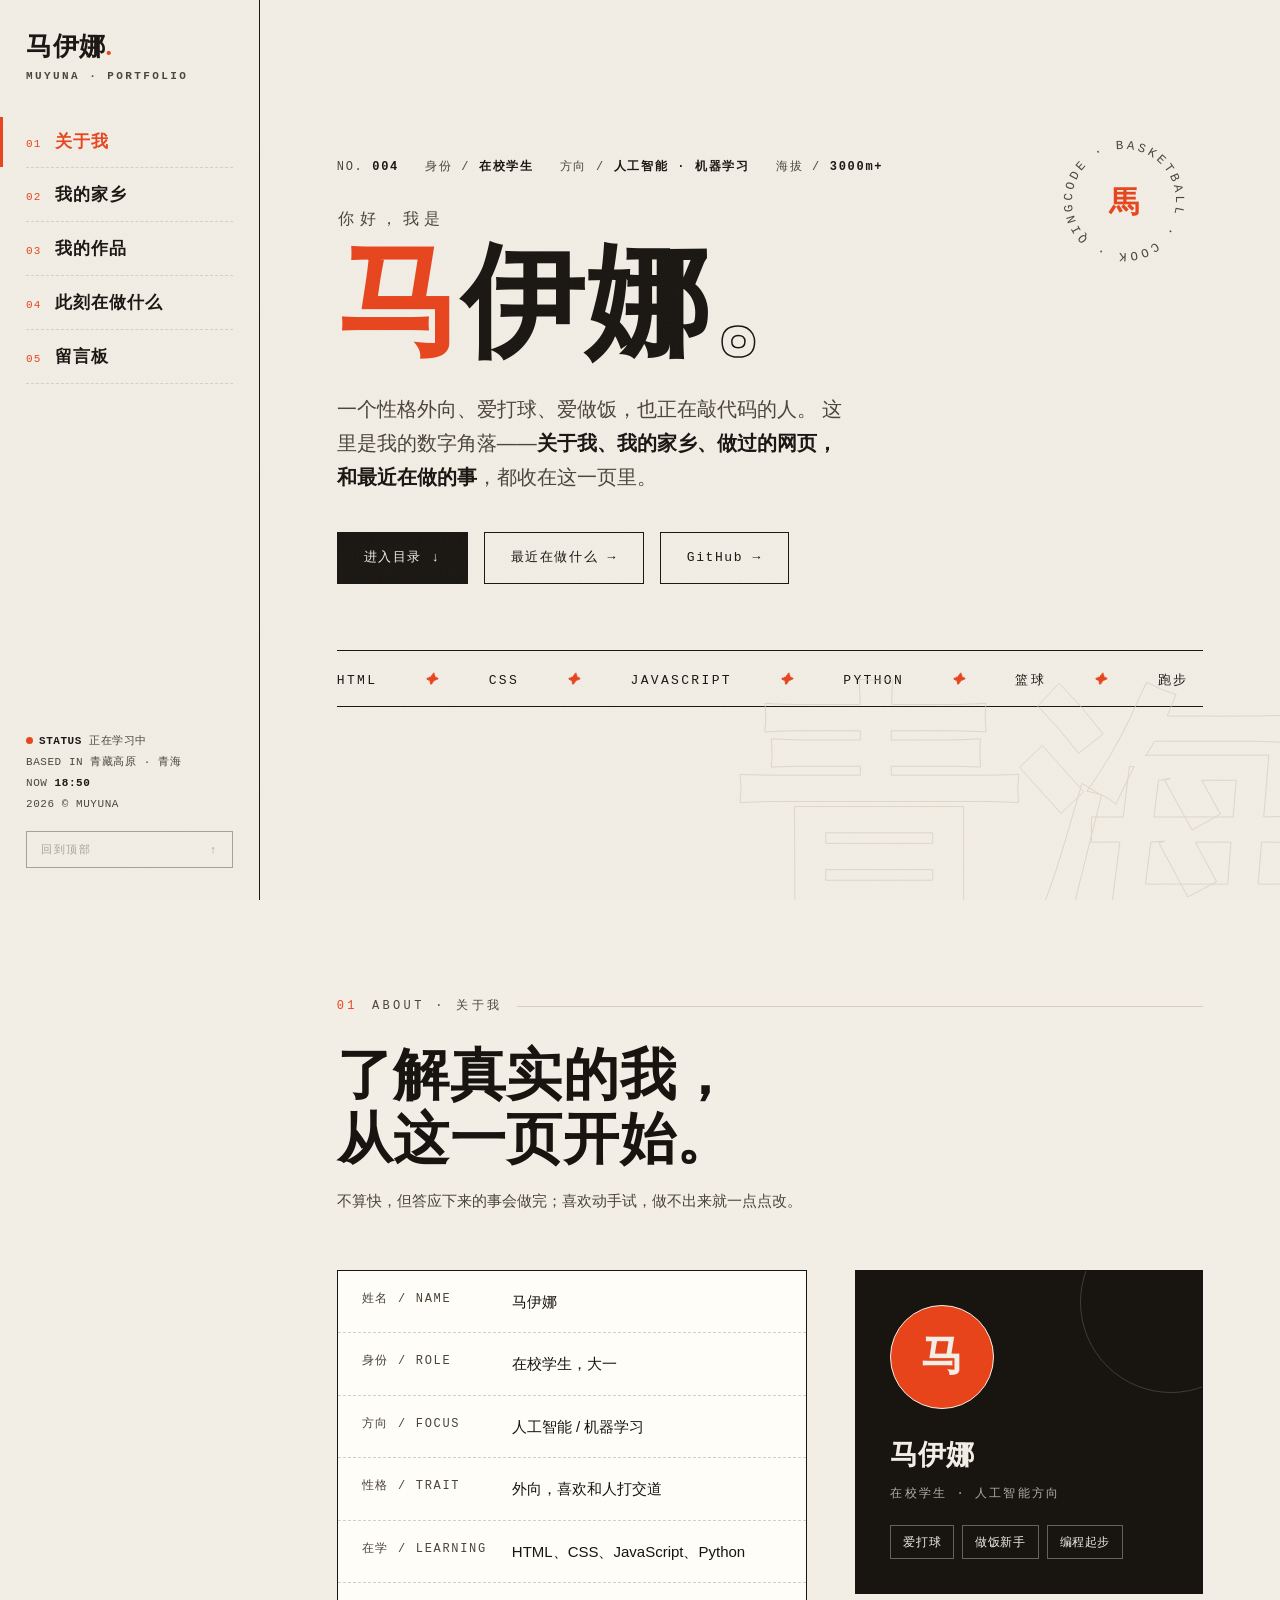
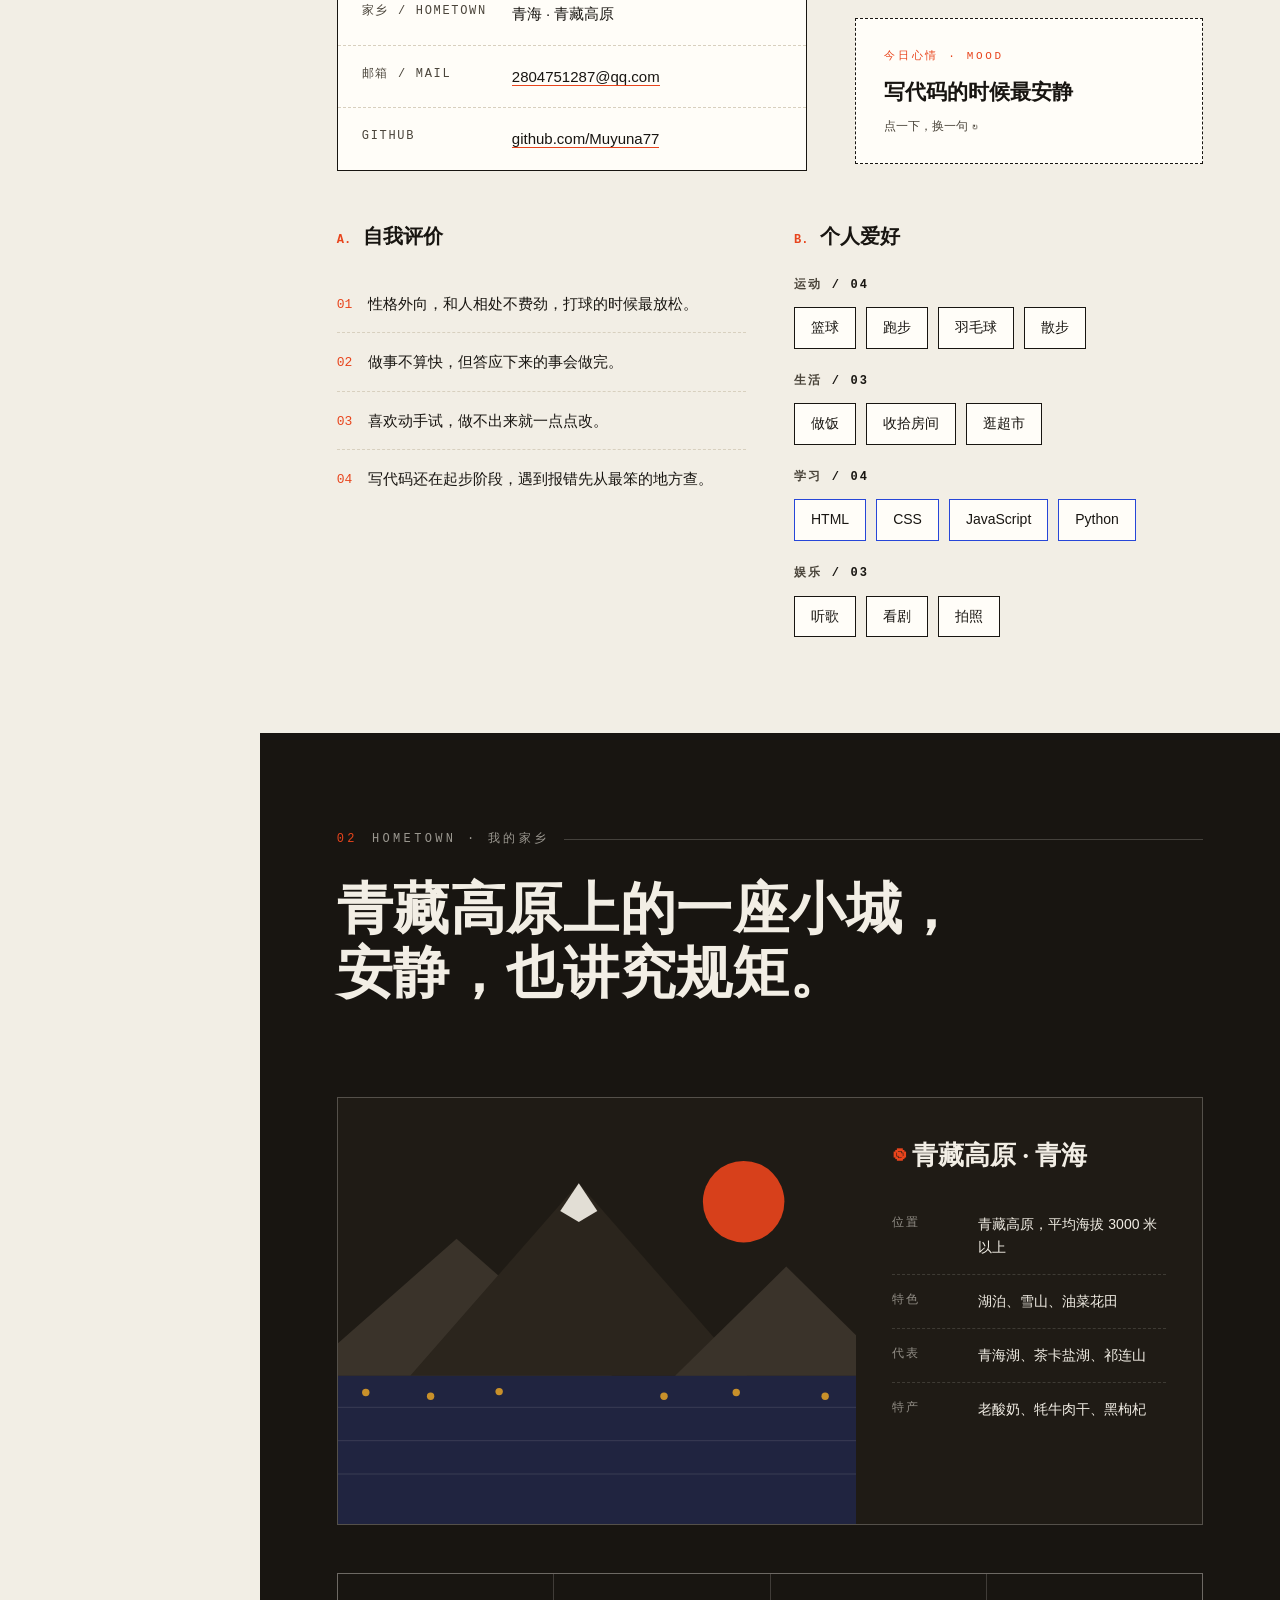
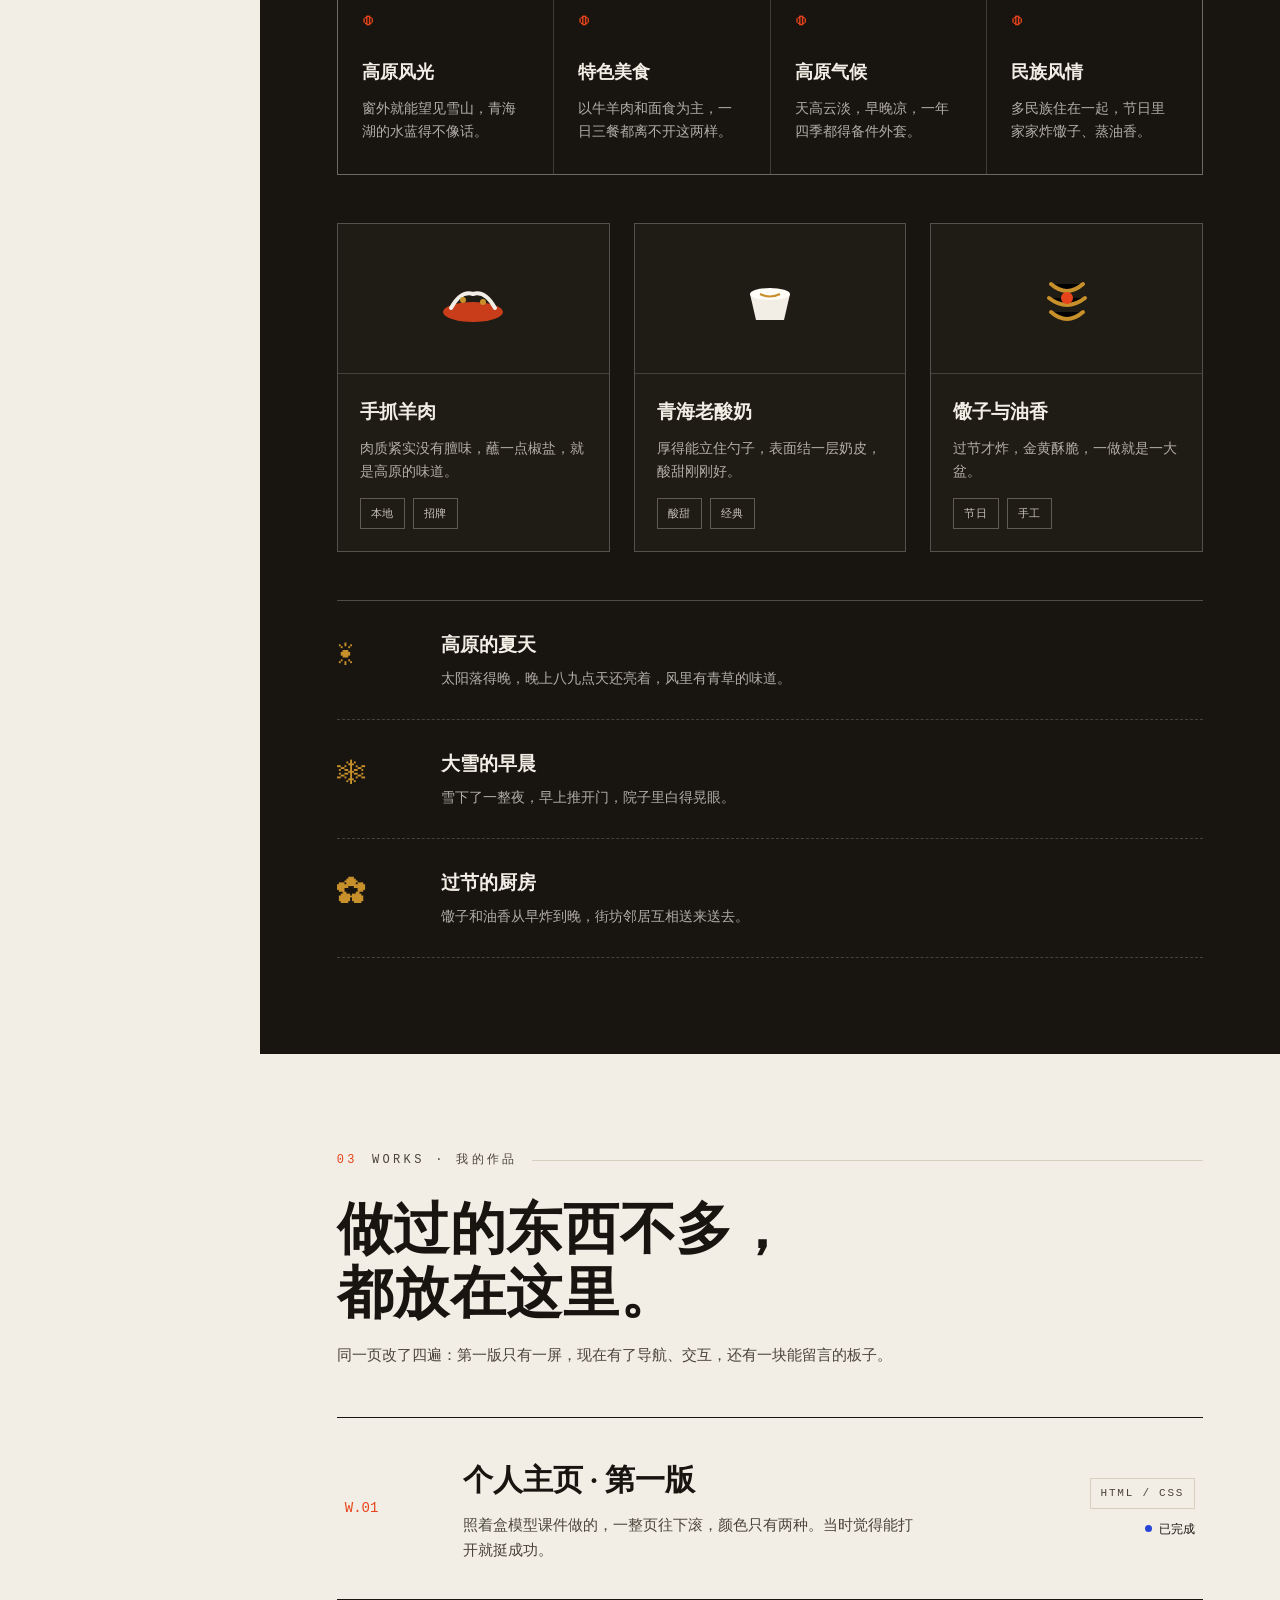
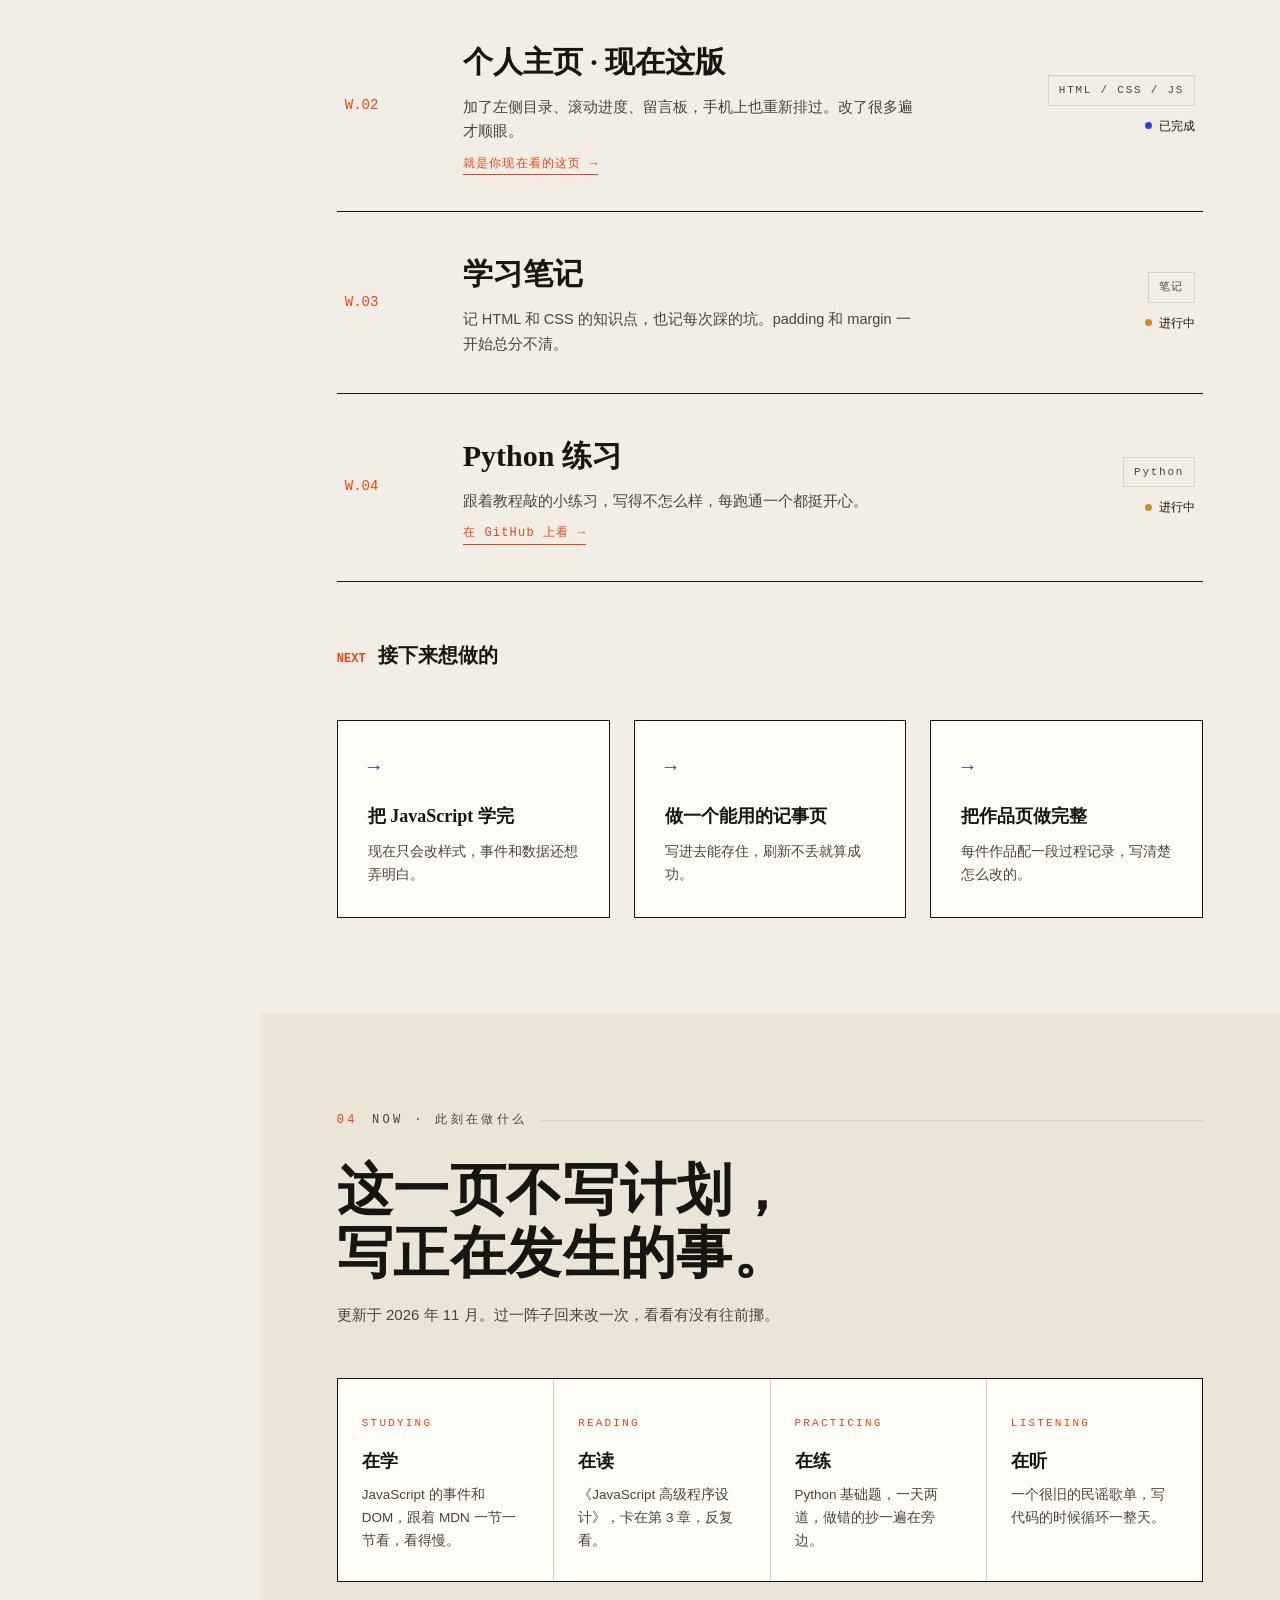
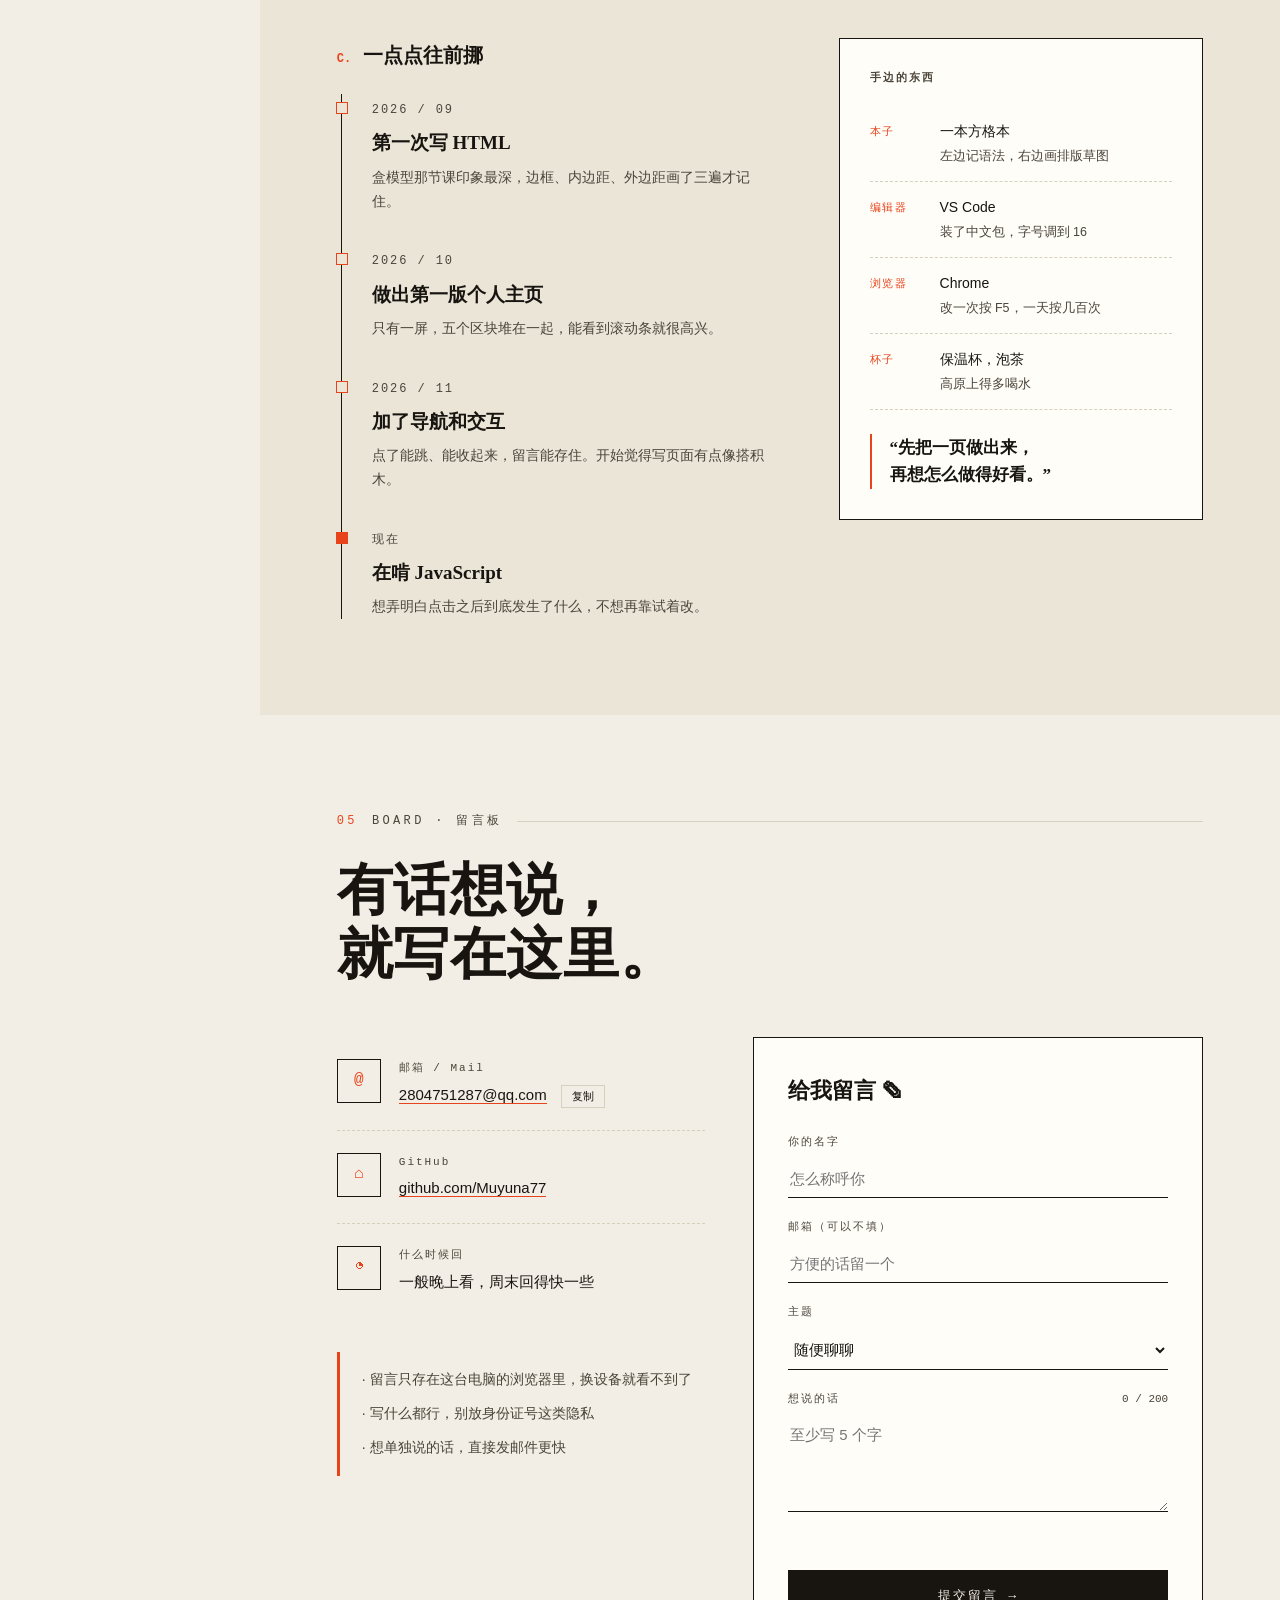
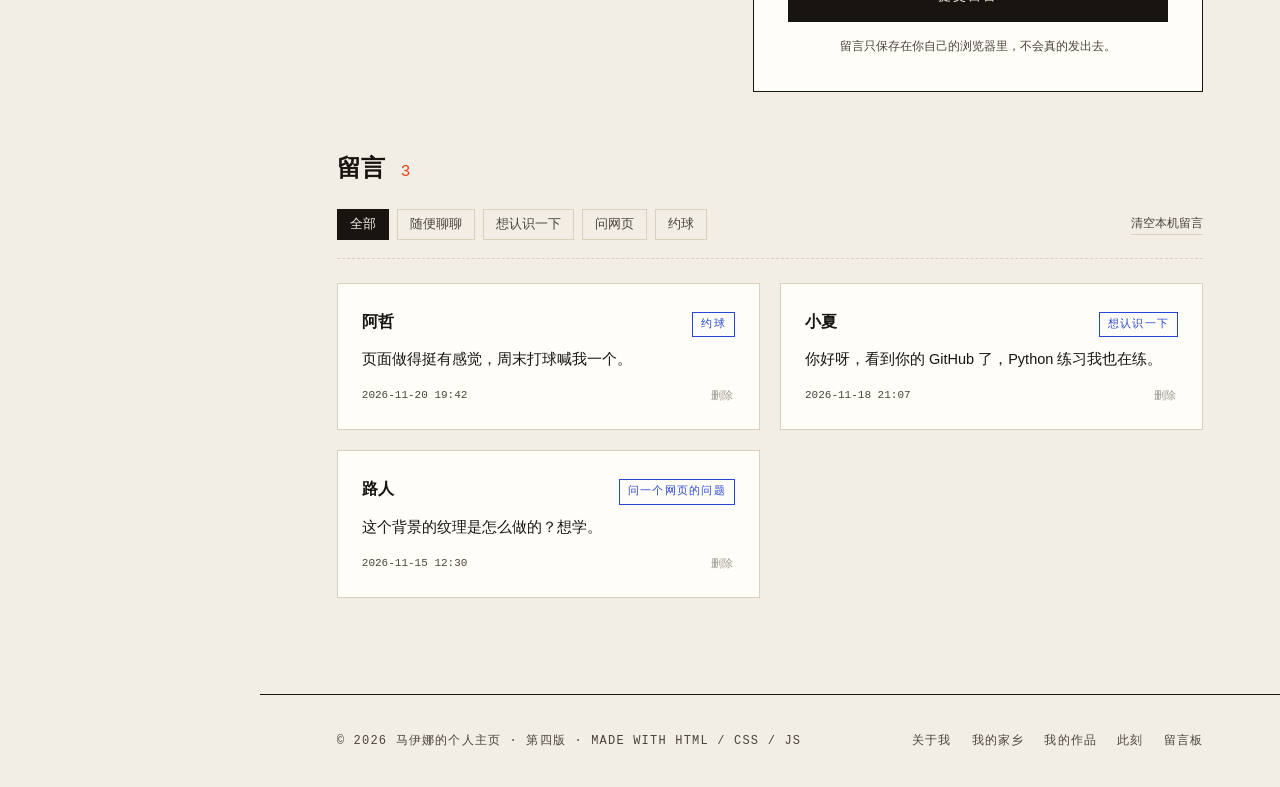
<file: index.html>
<!DOCTYPE html>
<html lang="zh-CN">
<head>
<meta charset="UTF-8">
<meta name="viewport" content="width=device-width, initial-scale=1.0">
<title>马伊娜 · Muyuna — 个人空间</title>
<meta name="description" content="马伊娜的个人主页：关于我、我的家乡青海、做过的网页作品、最近在做的事，还有一块可以留言的板子。">
<meta name="theme-color" content="#f2eee5">
<meta property="og:type" content="website">
<meta property="og:title" content="马伊娜 · Muyuna — 个人空间">
<meta property="og:description" content="关于我、我的家乡青海、做过的网页作品，和一块可以留言的板子。">
<link rel="icon" href="data:image/svg+xml,%3Csvg xmlns='http://www.w3.org/2000/svg' viewBox='0 0 32 32'%3E%3Crect width='32' height='32' fill='%23181511'/%3E%3Ctext x='16' y='23' font-size='19' text-anchor='middle' fill='%23e8441c' font-family='Songti SC,serif'%3E%E9%A9%AC%3C/text%3E%3C/svg%3E">
<link rel="preconnect" href="https://miaoda.feishu.cn" crossorigin>
<link rel="stylesheet" href="https://miaoda.feishu.cn/fonts/css2?family=Noto+Serif+SC:wght@600;700;900&family=Noto+Sans+SC:wght@300;400;500;700&family=Space+Grotesk:wght@400;500;700&display=swap">
<script>document.documentElement.classList.add('js');</script>
<style>
/* ============================================================
   设计系统 · 高原报刊编辑风（第四版）
   paper / ink / vermilion / alpine blue
   ============================================================ */
:root{
  --paper:#f2eee5;
  --paper-2:#ebe5d8;
  --card:#fffdf8;
  --ink:#181511;
  --ink-soft:#4a443a;
  --line:#d8d0bf;
  --accent:#e8441c;      /* 朱红 */
  --blue:#2746d8;        /* 高原蓝 */
  --gold:#c8902a;
  --serif:"Noto Serif SC", "Songti SC", "STSong", serif;
  --sans:"Noto Sans SC", "PingFang SC", "Microsoft YaHei", sans-serif;
  --mono:"Space Grotesk", "SF Mono", "Menlo", monospace;
  --rail:260px;
  --ease:cubic-bezier(.22,.61,.36,1);
}
*{margin:0;padding:0;box-sizing:border-box}
html{scroll-behavior:smooth;scroll-padding-top:84px}
body{
  background:var(--paper);
  color:var(--ink);
  font-family:var(--sans);
  font-weight:400;
  line-height:1.7;
  -webkit-font-smoothing:antialiased;
  overflow-x:hidden;
}
::selection{background:var(--accent);color:var(--paper)}
a{color:inherit;text-decoration:none}
button{font-family:inherit;cursor:pointer;color:inherit}
img,svg{max-width:100%}
:focus-visible{outline:2px solid var(--blue);outline-offset:3px}

/* 纸张噪点 */
.grain{
  position:fixed;inset:0;z-index:200;pointer-events:none;opacity:.05;
  background-image:url("data:image/svg+xml,%3Csvg xmlns='http://www.w3.org/2000/svg' width='160' height='160'%3E%3Cfilter id='n'%3E%3CfeTurbulence type='fractalNoise' baseFrequency='0.9' numOctaves='2'/%3E%3C/filter%3E%3Crect width='100%25' height='100%25' filter='url(%23n)'/%3E%3C/svg%3E");
}

/* 顶部阅读进度 */
.progress{
  position:fixed;top:0;left:0;right:0;height:3px;z-index:300;
  background:var(--accent);transform:scaleX(0);transform-origin:0 50%;
  pointer-events:none;
}

/* 跳到正文 */
.skip{
  position:fixed;left:16px;top:-64px;z-index:400;
  background:var(--ink);color:var(--paper);padding:10px 18px;
  font-family:var(--mono);font-size:12px;letter-spacing:.14em;transition:top .2s var(--ease);
}
.skip:focus{top:14px}

/* ============ 左侧固定导航栏 ============ */
.rail{
  position:fixed;top:0;left:0;bottom:0;width:var(--rail);z-index:100;
  border-right:1.5px solid var(--ink);
  background:var(--paper);
  display:flex;flex-direction:column;justify-content:space-between;
  padding:32px 26px;gap:24px;
}
.rail-mark{font-family:var(--serif);font-weight:900;font-size:26px;letter-spacing:.02em;line-height:1.15}
.rail-mark small{display:block;font-family:var(--mono);font-size:11px;letter-spacing:.22em;color:var(--ink-soft);margin-top:8px;text-transform:uppercase}
.rail-mark .dot{color:var(--accent)}
.rail-nav{display:flex;flex-direction:column;gap:2px;margin-top:34px}
.rail-nav a{
  display:flex;align-items:baseline;gap:14px;
  padding:11px 0;border-bottom:1px dashed var(--line);
  font-family:var(--mono);font-size:13px;letter-spacing:.08em;
  color:var(--ink-soft);position:relative;transition:color .25s;
}
.rail-nav a .num{font-size:11px;color:var(--accent)}
.rail-nav a .cn{font-family:var(--serif);font-size:17px;font-weight:700;letter-spacing:.05em;color:var(--ink);transition:color .25s}
.rail-nav a::before{
  content:"";position:absolute;left:-26px;top:0;bottom:0;width:3px;background:var(--accent);
  transform:scaleY(0);transform-origin:top;transition:transform .25s var(--ease);
}
.rail-nav a:hover,.rail-nav a.active{color:var(--accent)}
.rail-nav a:hover .cn,.rail-nav a.active .cn{color:var(--accent)}
.rail-nav a.active::before{transform:scaleY(1)}
.rail-foot{display:flex;flex-direction:column;gap:16px}
.rail-status{font-family:var(--mono);font-size:11px;line-height:1.9;color:var(--ink-soft);letter-spacing:.05em}
.rail-status b{color:var(--ink)}
.pulse{display:inline-block;width:7px;height:7px;border-radius:50%;background:var(--accent);margin-right:6px;animation:pulse 1.6s infinite}
@keyframes pulse{0%,100%{opacity:1}50%{opacity:.25}}
.totop{
  display:inline-flex;align-items:center;justify-content:space-between;gap:12px;
  border:1.5px solid var(--ink);background:transparent;padding:10px 14px;
  font-family:var(--mono);font-size:11px;letter-spacing:.14em;
  opacity:.35;pointer-events:none;transition:.25s var(--ease);
}
.totop.show{opacity:1;pointer-events:auto}
.totop:hover{background:var(--ink);color:var(--paper)}

/* 移动端顶栏 + 抽屉 */
.topbar{
  display:none;position:sticky;top:0;z-index:95;background:var(--paper);
  border-bottom:1.5px solid var(--ink);padding:12px 20px;
  align-items:center;justify-content:space-between;gap:16px;
}
.topbar .brand{font-family:var(--serif);font-weight:900;font-size:19px}
.topbar .brand .dot{color:var(--accent)}
.burger{
  width:42px;height:34px;border:1.5px solid var(--ink);background:none;
  display:grid;place-items:center;align-content:center;gap:5px;flex:none;
}
.burger span{display:block;width:17px;height:1.5px;background:var(--ink);transition:transform .25s var(--ease),opacity .2s}
.burger[aria-expanded="true"] span:nth-child(1){transform:translateY(6.5px) rotate(45deg)}
.burger[aria-expanded="true"] span:nth-child(2){opacity:0}
.burger[aria-expanded="true"] span:nth-child(3){transform:translateY(-6.5px) rotate(-45deg)}
.mnav{
  display:none;position:fixed;left:0;right:0;top:59px;z-index:94;
  background:var(--paper);border-bottom:1.5px solid var(--ink);
  padding:10px 20px 18px;
  opacity:0;transform:translateY(-10px);pointer-events:none;
  transition:opacity .25s var(--ease),transform .25s var(--ease);
}
.mnav.open{opacity:1;transform:none;pointer-events:auto}
.mnav a{
  display:flex;align-items:baseline;gap:12px;padding:13px 0;
  border-bottom:1px dashed var(--line);
  font-family:var(--mono);font-size:12px;letter-spacing:.1em;color:var(--ink-soft);
}
.mnav a .num{color:var(--accent);font-size:11px}
.mnav a .cn{font-family:var(--serif);font-size:18px;font-weight:700;color:var(--ink)}
.mnav a.active .cn,.mnav a.active{color:var(--accent)}

/* ============ 主栏 ============ */
main{margin-left:var(--rail)}
section{position:relative;padding:96px clamp(28px,6vw,90px)}
section[id]{scroll-margin-top:84px}

/* 区块编号眉标 */
.eyebrow{
  display:flex;align-items:center;gap:14px;font-family:var(--mono);
  font-size:12px;letter-spacing:.28em;text-transform:uppercase;color:var(--ink-soft);
  margin-bottom:28px;
}
.eyebrow .idx{color:var(--accent)}
.eyebrow::after{content:"";flex:1;height:1px;background:var(--line)}
h2.section-title{
  font-family:var(--serif);font-weight:900;font-size:clamp(32px,4.4vw,56px);
  line-height:1.14;letter-spacing:.01em;max-width:13.5em;
}
.section-sub{margin-top:16px;color:var(--ink-soft);max-width:38em;font-size:15px}

/* 滚动显现 */
.reveal{transition:opacity .7s var(--ease),transform .7s var(--ease)}
.js .reveal{opacity:0;transform:translateY(24px)}
.js .reveal.in{opacity:1;transform:none}

/* ============ HERO ============ */
.hero{min-height:100vh;display:flex;flex-direction:column;justify-content:center;padding-top:60px;overflow:hidden}
.hero-meta{display:flex;flex-wrap:wrap;gap:26px;font-family:var(--mono);font-size:12px;letter-spacing:.14em;color:var(--ink-soft);margin-bottom:34px}
.hero-meta span b{color:var(--ink)}
.hero h1{
  font-family:var(--serif);font-weight:900;
  font-size:clamp(56px,9.6vw,132px);line-height:1;letter-spacing:.01em;
}
.hero h1 .hello{
  display:block;font-family:var(--mono);font-weight:400;
  font-size:clamp(13px,1.35vw,16px);letter-spacing:.34em;
  color:var(--ink-soft);margin-bottom:16px;text-indent:.1em;
}
.hero h1 .name{display:block;line-height:.96}
.hero h1 .outline{color:transparent;-webkit-text-stroke:1.5px var(--ink)}
.hero h1 .accent{color:var(--accent)}
.hero-sub{margin-top:30px;font-size:clamp(16px,1.6vw,20px);max-width:46ch;color:var(--ink-soft)}
.hero-sub strong{color:var(--ink)}
.hero-actions{display:flex;flex-wrap:wrap;gap:16px;margin-top:38px;align-items:center}
.btn{
  display:inline-flex;align-items:center;gap:10px;padding:14px 26px;
  border:1.5px solid var(--ink);background:var(--ink);color:var(--paper);
  font-family:var(--mono);font-size:13px;letter-spacing:.12em;transition:.25s var(--ease);
}
.btn.ghost{background:transparent;color:var(--ink)}
.btn:hover{background:var(--accent);border-color:var(--accent);color:var(--paper)}
.btn.ghost:hover{background:var(--ink);border-color:var(--ink);color:var(--paper)}

/* 旋转徽章 */
.badge{position:absolute;right:clamp(20px,7vw,90px);top:15%;width:132px;height:132px;pointer-events:none}
.badge svg{animation:spin 20s linear infinite}
@keyframes spin{to{transform:rotate(360deg)}}
.badge .core{position:absolute;inset:0;display:grid;place-items:center;font-family:var(--serif);font-weight:900;font-size:30px;color:var(--accent)}

/* 跑马灯 */
.marquee{margin-top:66px;border-top:1.5px solid var(--ink);border-bottom:1.5px solid var(--ink);overflow:hidden;white-space:nowrap;padding:14px 0}
.marquee-track{display:inline-flex;animation:mq 30s linear infinite;font-family:var(--mono);font-size:13px;letter-spacing:.18em}
.marquee-track span{display:inline-flex;align-items:center;gap:48px;margin-right:48px}
.marquee-track .star{color:var(--accent)}
@keyframes mq{to{transform:translateX(-50%)}}

/* 背景巨字 */
.ghost-word{position:absolute;right:-20px;bottom:-70px;font-family:var(--serif);font-weight:900;font-size:clamp(120px,22vw,300px);color:transparent;-webkit-text-stroke:1px var(--line);pointer-events:none;line-height:1;z-index:0;opacity:.75}

/* ============ ABOUT ============ */
.about-grid{display:grid;grid-template-columns:1.15fr .85fr;gap:48px;margin-top:56px}
.info-panel{border:1.5px solid var(--ink);background:var(--card)}
.info-row{display:grid;grid-template-columns:150px 1fr;padding:18px 24px;border-bottom:1px dashed var(--line)}
.info-row:last-child{border-bottom:none}
.info-row .k{font-family:var(--mono);font-size:12px;letter-spacing:.14em;color:var(--ink-soft);text-transform:uppercase}
.info-row .v{font-size:15px}
.info-row .v a{border-bottom:1px solid var(--accent);color:var(--ink)}
.info-row .v a:hover{color:var(--accent)}

/* 名片卡 */
.profile-card{border:1.5px solid var(--ink);background:var(--ink);color:var(--paper);padding:34px;position:relative;overflow:hidden}
.profile-card::before{content:"";position:absolute;right:-60px;top:-60px;width:180px;height:180px;border:1.5px solid rgba(242,238,229,.18);border-radius:50%}
.portrait{
  width:104px;height:104px;border:1.5px solid var(--paper);border-radius:50%;
  display:grid;place-items:center;font-family:var(--serif);font-weight:900;font-size:42px;background:var(--accent);
}
.profile-card h3{font-family:var(--serif);font-size:28px;font-weight:900;margin-top:22px}
.profile-card .role{font-family:var(--mono);font-size:12px;letter-spacing:.18em;color:rgba(242,238,229,.7);margin-top:6px}
.tags{display:flex;flex-wrap:wrap;gap:8px;margin-top:20px}
.tags span{border:1px solid rgba(242,238,229,.35);padding:6px 12px;font-size:12px;letter-spacing:.05em}

/* 心情卡 */
.mood{margin-top:24px;border:1.5px dashed var(--ink);background:var(--card);padding:28px;display:block;width:100%;text-align:left;position:relative;transition:.25s var(--ease)}
.mood:hover{background:var(--paper-2)}
.mood-label{font-family:var(--mono);font-size:11px;letter-spacing:.24em;color:var(--accent);text-transform:uppercase}
.mood-text{display:block;font-family:var(--serif);font-size:21px;font-weight:700;margin:14px 0 10px;line-height:1.5;transition:opacity .18s}
.mood-hint{font-size:12px;color:var(--ink-soft)}

/* 自我评价 + 爱好 */
.about-lower{margin-top:48px;display:grid;grid-template-columns:1fr 1fr;gap:48px}
.block-title{display:flex;align-items:baseline;gap:12px;font-family:var(--serif);font-weight:700;font-size:20px;margin-bottom:22px}
.block-title .no{font-family:var(--mono);font-size:12px;color:var(--accent)}
.statement{display:flex;gap:16px;padding:16px 0;border-bottom:1px dashed var(--line)}
.statement:last-child{border-bottom:none}
.statement .idx{font-family:var(--mono);color:var(--accent);font-size:13px;padding-top:3px}
.statement p{font-size:15px}

.hobby-group{margin-bottom:22px}
.hobby-group:last-child{margin-bottom:0}
.hobby-group h4{font-family:var(--mono);font-size:12px;letter-spacing:.18em;color:var(--ink-soft);margin-bottom:12px}
.hobby-group h4 b{color:var(--ink)}
.chips{display:flex;flex-wrap:wrap;gap:10px}
.chip{
  border:1.5px solid var(--ink);padding:8px 16px;font-size:14px;background:var(--card);
  transition:.2s var(--ease);
}
.chip:hover{background:var(--ink);color:var(--paper);transform:translateY(-2px)}
.chip.blue{border-color:var(--blue)}
.chip.blue:hover{background:var(--blue);border-color:var(--blue)}

/* ============ 家乡 ============ */
#hometown{background:var(--ink);color:var(--paper)}
#hometown .eyebrow{color:rgba(242,238,229,.6)}
#hometown .eyebrow::after{background:rgba(242,238,229,.2)}
#hometown .section-sub{color:rgba(242,238,229,.7)}
#hometown .info-row{border-color:rgba(242,238,229,.15)}
#hometown .info-row .k{color:rgba(242,238,229,.55)}
#hometown .block-title{color:var(--paper)}

.town-hero{margin-top:50px;border:1.5px solid rgba(242,238,229,.25);background:#1f1b15;overflow:hidden}
.town-hero svg{display:block;width:100%;height:100%;min-height:300px}
.town-grid{display:grid;grid-template-columns:1.2fr .8fr;gap:0}
.town-grid .town-text{padding:36px}
.town-text .info-row{grid-template-columns:72px 1fr;padding:15px 0;gap:14px}
.town-text .info-row .v{font-size:14px;line-height:1.65}
.town-text h3{font-family:var(--serif);font-size:26px;font-weight:900;margin-bottom:20px}
.town-text h3 .pin{color:var(--accent)}

.feature-grid{display:grid;grid-template-columns:repeat(4,1fr);gap:1px;background:rgba(242,238,229,.18);border:1.5px solid rgba(242,238,229,.25);margin-top:48px}
.feature{background:var(--ink);padding:30px 24px;transition:.3s var(--ease)}
.feature:hover{background:#241f18}
.feature .fic{font-family:var(--mono);font-size:22px;color:var(--accent)}
.feature h4{font-family:var(--serif);font-size:18px;font-weight:700;margin:16px 0 10px}
.feature p{font-size:13.5px;color:rgba(242,238,229,.7)}

.food-grid{display:grid;grid-template-columns:repeat(3,1fr);gap:24px;margin-top:48px}
.food{border:1.5px solid rgba(242,238,229,.25);background:#1f1b15;overflow:hidden;transition:.3s var(--ease)}
.food:hover{transform:translateY(-6px);border-color:var(--accent)}
.food .art{height:150px;display:grid;place-items:center;border-bottom:1.5px solid rgba(242,238,229,.18)}
.food .art svg{width:88px;height:88px}
.food .body{padding:22px}
.food h4{font-family:var(--serif);font-size:19px;font-weight:700}
.food p{font-size:13.5px;color:rgba(242,238,229,.7);margin:10px 0 14px}
.tags.food-tags{margin-top:0}
.tags.food-tags span{border-color:rgba(242,238,229,.3);font-size:11px;padding:5px 10px;color:rgba(242,238,229,.8)}

.memory-list{margin-top:48px;border-top:1.5px solid rgba(242,238,229,.25)}
.memo{display:grid;grid-template-columns:80px 1fr;gap:24px;padding:28px 0;border-bottom:1px dashed rgba(242,238,229,.2)}
.memo .mic{font-family:var(--serif);font-size:30px;color:var(--gold)}
.memo h4{font-family:var(--serif);font-size:19px;font-weight:700}
.memo p{font-size:14px;color:rgba(242,238,229,.7);margin-top:6px}

/* ============ 作品 ============ */
.work-list{margin-top:50px;border-top:1.5px solid var(--ink)}
.work{
  display:grid;grid-template-columns:90px 1fr auto;gap:28px;align-items:center;
  padding:36px 8px;border-bottom:1.5px solid var(--ink);position:relative;transition:.3s var(--ease);
}
.work:hover{background:var(--card);padding-left:20px}
.work .wno{font-family:var(--mono);font-size:14px;color:var(--accent)}
.work h3{font-family:var(--serif);font-size:clamp(22px,2.4vw,30px);font-weight:900}
.work p{margin-top:8px;color:var(--ink-soft);max-width:56ch;font-size:14.5px}
.work .meta{display:flex;flex-direction:column;align-items:flex-end;gap:10px}
.kind{font-family:var(--mono);font-size:11px;letter-spacing:.16em;border:1px solid var(--line);padding:5px 10px;color:var(--ink-soft)}
.state{font-size:12px;display:inline-flex;align-items:center;gap:7px}
.state::before{content:"";width:7px;height:7px;border-radius:50%;background:var(--gold)}
.state.done::before{background:var(--blue)}
.work-link{display:inline-block;margin-top:10px;font-family:var(--mono);font-size:12px;letter-spacing:.1em;border-bottom:1px solid var(--accent);color:var(--accent)}

.plan-grid{display:grid;grid-template-columns:repeat(3,1fr);gap:24px;margin-top:48px}
.plan{border:1.5px solid var(--ink);padding:30px;background:var(--card)}
.plan .fic{font-family:var(--mono);font-size:20px;color:var(--blue)}
.plan h4{font-family:var(--serif);font-size:18px;font-weight:700;margin:16px 0 10px}
.plan p{font-size:13.5px;color:var(--ink-soft)}

/* ============ 此刻 NOW ============ */
#now{background:var(--paper-2)}
.now-grid{display:grid;grid-template-columns:repeat(4,1fr);gap:1px;background:var(--line);border:1.5px solid var(--ink);margin-top:50px}
.now-card{background:var(--card);padding:28px 24px;transition:.3s var(--ease)}
.now-card:hover{background:#fff}
.now-card .nk{font-family:var(--mono);font-size:11px;letter-spacing:.2em;color:var(--accent);text-transform:uppercase}
.now-card h4{font-family:var(--serif);font-size:18px;font-weight:700;margin:12px 0 8px}
.now-card p{font-size:13.5px;color:var(--ink-soft)}

.now-lower{display:grid;grid-template-columns:1.1fr .9fr;gap:56px;margin-top:56px}
.timeline{border-left:1.5px solid var(--ink);padding-left:30px;margin-left:4px}
.tl{position:relative;padding-bottom:32px}
.tl:last-child{padding-bottom:0}
.tl::before{
  content:"";position:absolute;left:-36px;top:8px;width:10px;height:10px;
  background:var(--paper-2);border:1.5px solid var(--accent);
}
.tl.now::before{background:var(--accent)}
.tl-date{font-family:var(--mono);font-size:12px;letter-spacing:.16em;color:var(--ink-soft)}
.tl h4{font-family:var(--serif);font-size:19px;font-weight:700;margin:6px 0 6px}
.tl p{font-size:14px;color:var(--ink-soft);max-width:52ch}

.side-note{border:1.5px solid var(--ink);background:var(--card);padding:30px;align-self:start}
.side-note h4{font-family:var(--mono);font-size:11px;letter-spacing:.2em;color:var(--ink-soft);text-transform:uppercase;margin-bottom:18px}
.note-row{display:grid;grid-template-columns:56px 1fr;gap:14px;padding:14px 0;border-bottom:1px dashed var(--line);font-size:14px}
.note-row:last-child{border-bottom:none}
.note-row .k{font-family:var(--mono);font-size:11px;letter-spacing:.14em;color:var(--accent);padding-top:3px}
.note-row .v{color:var(--ink)}
.note-row .v small{display:block;color:var(--ink-soft);font-size:12.5px;margin-top:2px}
.quote{margin-top:24px;font-family:var(--serif);font-size:17px;font-weight:700;line-height:1.6;padding-left:18px;border-left:2px solid var(--accent)}

/* ============ 留言板 ============ */
.board-grid{display:grid;grid-template-columns:.9fr 1.1fr;gap:48px;margin-top:50px}
.contact-item{display:flex;gap:18px;padding:22px 0;border-bottom:1px dashed var(--line)}
.contact-item:last-child{border-bottom:none}
.c-ic{width:44px;height:44px;border:1.5px solid var(--ink);display:grid;place-items:center;font-family:var(--mono);color:var(--accent);flex:none}
.c-k{font-family:var(--mono);font-size:11px;letter-spacing:.18em;color:var(--ink-soft)}
.c-v{font-size:15px;margin-top:4px;word-break:break-all}
.c-v a{border-bottom:1px solid var(--accent)}
.mini{margin-left:10px;border:1px solid var(--line);background:none;font-size:11px;padding:3px 10px;transition:.2s var(--ease)}
.mini:hover{background:var(--ink);color:var(--paper);border-color:var(--ink)}

.notice{margin-top:36px;border-left:3px solid var(--accent);padding:6px 0 6px 22px}
.notice li{margin:10px 0;font-size:14px;color:var(--ink-soft);list-style:none}

.msg-form{border:1.5px solid var(--ink);background:var(--card);padding:34px}
.msg-form h3{font-family:var(--serif);font-size:22px;font-weight:900;margin-bottom:24px}
.field{display:block;margin-bottom:20px}
.field .label-row{display:flex;align-items:baseline;justify-content:space-between;gap:12px;margin-bottom:8px}
.field .label{display:block;font-family:var(--mono);font-size:11px;letter-spacing:.18em;color:var(--ink-soft)}
.counter{font-family:var(--mono);font-size:11px;color:var(--ink-soft)}
.field input,.field select,.field textarea{
  width:100%;border:none;border-bottom:1.5px solid var(--ink);background:transparent;
  padding:10px 2px;font-family:var(--sans);font-size:15px;color:var(--ink);outline:none;
  border-radius:0;
}
.field textarea{resize:vertical;min-height:96px}
.field input:focus,.field select:focus,.field textarea:focus{border-bottom-color:var(--accent)}
.field.bad input,.field.bad textarea{border-bottom-color:var(--accent)}
.field.bad .label{color:var(--accent)}
.hint{font-size:12.5px;color:var(--accent);min-height:18px;margin-bottom:12px}
.send{width:100%;padding:16px;border:1.5px solid var(--ink);background:var(--ink);color:var(--paper);font-family:var(--mono);letter-spacing:.16em;font-size:13px;transition:.25s var(--ease)}
.send:hover{background:var(--accent);border-color:var(--accent)}
.tip{margin-top:14px;font-size:12px;color:var(--ink-soft);text-align:center}

.msg-section{margin-top:56px}
.msg-head{display:flex;align-items:baseline;gap:16px;margin-bottom:20px}
.msg-head h3{font-family:var(--serif);font-size:24px;font-weight:900}
.msg-count{font-family:var(--mono);color:var(--accent)}
.msg-tools{display:flex;flex-wrap:wrap;align-items:center;gap:8px;margin-bottom:24px;padding-bottom:18px;border-bottom:1px dashed var(--line)}
.fchip{border:1px solid var(--line);background:none;padding:6px 12px;font-size:12.5px;color:var(--ink-soft);transition:.2s var(--ease)}
.fchip:hover{border-color:var(--ink);color:var(--ink)}
.fchip[aria-pressed="true"]{background:var(--ink);border-color:var(--ink);color:var(--paper)}
.msg-clear{margin-left:auto;border:none;background:none;font-size:12px;color:var(--ink-soft);border-bottom:1px solid var(--line);padding:2px 0}
.msg-clear:hover{color:var(--accent);border-color:var(--accent)}

.msg-list{display:grid;grid-template-columns:repeat(2,1fr);gap:20px}
.msg{border:1.5px solid var(--line);background:var(--card);padding:24px;position:relative}
.msg-top{display:flex;justify-content:space-between;align-items:baseline;gap:12px;margin-bottom:10px}
.msg-name{font-family:var(--serif);font-weight:700;font-size:16px}
.msg-topic{font-family:var(--mono);font-size:10.5px;letter-spacing:.12em;color:var(--blue);border:1px solid var(--blue);padding:3px 8px;white-space:nowrap}
.msg-text{font-size:14.5px;word-break:break-word}
.msg-meta{margin-top:14px;font-family:var(--mono);font-size:11px;color:var(--ink-soft);display:flex;justify-content:space-between;align-items:center;gap:12px}
.msg-del{background:none;border:none;color:var(--ink-soft);opacity:.55;font-size:11px;padding:2px}
.msg-del:hover{color:var(--accent)}
.empty{padding:30px;border:1.5px dashed var(--line);text-align:center;color:var(--ink-soft)}

/* ============ 页脚 ============ */
footer{margin-left:var(--rail);border-top:1.5px solid var(--ink);padding:36px clamp(28px,6vw,90px);display:flex;flex-wrap:wrap;justify-content:space-between;gap:16px;font-family:var(--mono);font-size:12px;letter-spacing:.1em;color:var(--ink-soft)}
footer .foot-links{display:flex;flex-wrap:wrap;gap:20px}
footer a:hover{color:var(--accent)}

/* ============ 提示条 ============ */
.toast{
  position:fixed;left:50%;bottom:28px;z-index:350;
  display:flex;align-items:center;gap:18px;max-width:calc(100vw - 40px);
  background:var(--ink);color:var(--paper);padding:13px 20px;
  font-size:13.5px;line-height:1.5;
  opacity:0;transform:translate(-50%,20px);pointer-events:none;
  transition:opacity .28s var(--ease),transform .28s var(--ease);
}
.toast.show{opacity:1;transform:translate(-50%,0);pointer-events:auto}
.toast button{background:none;border:none;color:var(--accent);font-family:var(--mono);font-size:12px;letter-spacing:.1em;flex:none;border-bottom:1px solid var(--accent)}
.toast-close{color:rgba(242,238,229,.55)!important;border-bottom:none!important;font-size:15px!important;line-height:1}

/* ============ 响应式 ============ */
@media (max-width:1100px){
  .about-grid,.town-grid,.board-grid,.now-lower{grid-template-columns:1fr}
  .feature-grid{grid-template-columns:repeat(2,1fr)}
  .food-grid,.plan-grid,.now-grid{grid-template-columns:repeat(2,1fr)}
  .badge{width:108px;height:108px;top:11%}
}
@media (max-width:760px){
  :root{--rail:0px}
  html{scroll-padding-top:72px}
  .rail{display:none}
  .topbar{display:flex}
  .mnav{display:block}
  main,footer{margin-left:0}
  section{padding:64px 22px}
  section[id]{scroll-margin-top:72px}
  .about-lower{grid-template-columns:1fr;gap:36px}
  .food-grid,.plan-grid,.feature-grid,.msg-list,.now-grid{grid-template-columns:1fr}
  .work{grid-template-columns:46px 1fr;gap:16px;padding:28px 4px}
  .work:hover{padding-left:8px}
  .work .meta{grid-column:2;flex-direction:row;justify-content:flex-start;align-items:center;flex-wrap:wrap}
  .badge{display:none}
  .hero{min-height:92vh;padding-top:48px}
  .ghost-word{bottom:-14px}
  .marquee{margin-top:46px}
  .info-row{grid-template-columns:1fr;gap:4px;padding:14px 18px}
  .town-grid .town-text{padding:24px}
  .town-hero svg{height:auto;min-height:0}
  .msg-form{padding:24px}
  .msg-clear{margin-left:0}
  footer{flex-direction:column}
}

/* ============ 减少动效 / 打印 ============ */
@media (prefers-reduced-motion: reduce){
  html{scroll-behavior:auto}
  *,*::before,*::after{animation-duration:.001ms!important;animation-iteration-count:1!important;transition-duration:.001ms!important}
  .js .reveal{opacity:1;transform:none}
  .marquee-track{animation:none}
}
@media print{
  .rail,.topbar,.mnav,.progress,.toast,.grain,.badge,.marquee,.totop,.msg-del,.msg-clear,.msg-form,.hero-actions{display:none!important}
  body{background:#fff;color:#000}
  main,footer{margin-left:0}
  section{padding:24px 0;page-break-inside:avoid}
  #hometown{background:#fff;color:#000}
  #hometown .feature p,#hometown .memo p,#hometown .food p{color:#333}
}
</style>
</head>
<body>

<div class="grain" aria-hidden="true"></div>
<div class="progress" id="progress" aria-hidden="true"></div>
<a class="skip" href="#main">跳到正文</a>

<!-- ===== 左侧导航 ===== -->
<aside class="rail">
  <div>
    <div class="rail-mark">马伊娜<span class="dot">.</span><small>Muyuna · Portfolio</small></div>
    <nav class="rail-nav" id="railNav" aria-label="页面导航">
      <a href="#about" class="active" aria-current="true"><span class="num">01</span><span class="cn">关于我</span></a>
      <a href="#hometown"><span class="num">02</span><span class="cn">我的家乡</span></a>
      <a href="#works"><span class="num">03</span><span class="cn">我的作品</span></a>
      <a href="#now"><span class="num">04</span><span class="cn">此刻在做什么</span></a>
      <a href="#board"><span class="num">05</span><span class="cn">留言板</span></a>
    </nav>
  </div>
  <div class="rail-foot">
    <div class="rail-status">
      <p><span class="pulse"></span><b>STATUS</b> 正在学习中</p>
      <p>BASED IN 青藏高原 · 青海</p>
      <p>NOW <b id="clock">--:--</b></p>
      <p>2026 © MUYUNA</p>
    </div>
    <button type="button" class="totop" id="totop"><span>回到顶部</span><span>↑</span></button>
  </div>
</aside>

<!-- 移动端顶栏 -->
<header class="topbar">
  <a class="brand" href="#top">马伊娜<span class="dot">.</span></a>
  <button type="button" class="burger" id="burger" aria-expanded="false" aria-controls="mnav" aria-label="打开导航菜单">
    <span></span><span></span><span></span>
  </button>
</header>
<nav class="mnav" id="mnav" aria-label="移动端导航">
  <a href="#about"><span class="num">01</span><span class="cn">关于我</span></a>
  <a href="#hometown"><span class="num">02</span><span class="cn">我的家乡</span></a>
  <a href="#works"><span class="num">03</span><span class="cn">我的作品</span></a>
  <a href="#now"><span class="num">04</span><span class="cn">此刻在做什么</span></a>
  <a href="#board"><span class="num">05</span><span class="cn">留言板</span></a>
</nav>

<main id="main">

  <!-- ================= HERO ================= -->
  <section class="hero" id="top">
    <div class="ghost-word" aria-hidden="true">青海</div>

    <div class="hero-meta reveal">
      <span>NO. <b>004</b></span>
      <span>身份 / <b>在校学生</b></span>
      <span>方向 / <b>人工智能 · 机器学习</b></span>
      <span>海拔 / <b>3000m+</b></span>
    </div>

    <h1 class="reveal">
      <span class="hello">你好，我是</span>
      <span class="name"><span class="accent">马</span>伊娜<span class="outline">。</span></span>
    </h1>

    <p class="hero-sub reveal">
      一个性格外向、爱打球、爱做饭，也正在敲代码的人。
      这里是我的数字角落——<strong>关于我、我的家乡、做过的网页，和最近在做的事</strong>，都收在这一页里。
    </p>

    <div class="hero-actions reveal">
      <a class="btn" href="#about">进入目录 ↓</a>
      <a class="btn ghost" href="#now">最近在做什么 →</a>
      <a class="btn ghost" href="https://github.com/Muyuna77" target="_blank" rel="noopener">GitHub →</a>
    </div>

    <!-- 旋转徽章 -->
    <div class="badge reveal" aria-hidden="true">
      <svg viewBox="0 0 132 132">
        <defs>
          <path id="circlePath" d="M66,66 m-52,0 a52,52 0 1,1 104,0 a52,52 0 1,1 -104,0"/>
        </defs>
        <text font-size="12.5" letter-spacing="3" fill="#4a443a" font-family="Space Grotesk, monospace">
          <textPath href="#circlePath">CODE · BASKETBALL · COOK · QINGHAI ·</textPath>
        </text>
      </svg>
      <div class="core">馬</div>
    </div>

    <div class="marquee reveal" aria-hidden="true">
      <div class="marquee-track">
        <span>HTML <i class="star">✦</i> CSS <i class="star">✦</i> JAVASCRIPT <i class="star">✦</i> PYTHON <i class="star">✦</i> 篮球 <i class="star">✦</i> 跑步 <i class="star">✦</i> 羽毛球 <i class="star">✦</i> 做饭 <i class="star">✦</i> 逛超市 <i class="star">✦</i> 听歌 <i class="star">✦</i> 拍照 <i class="star">✦</i></span>
        <span aria-hidden="true">HTML <i class="star">✦</i> CSS <i class="star">✦</i> JAVASCRIPT <i class="star">✦</i> PYTHON <i class="star">✦</i> 篮球 <i class="star">✦</i> 跑步 <i class="star">✦</i> 羽毛球 <i class="star">✦</i> 做饭 <i class="star">✦</i> 逛超市 <i class="star">✦</i> 听歌 <i class="star">✦</i> 拍照 <i class="star">✦</i></span>
      </div>
    </div>
  </section>

  <!-- ================= 01 关于我 ================= -->
  <section id="about">
    <div class="eyebrow reveal"><span class="idx">01</span> About · 关于我</div>
    <h2 class="section-title reveal">了解真实的我，<br>从这一页开始。</h2>
    <p class="section-sub reveal">不算快，但答应下来的事会做完；喜欢动手试，做不出来就一点点改。</p>

    <div class="about-grid">
      <div class="info-panel reveal">
        <div class="info-row"><span class="k">姓名 / Name</span><span class="v">马伊娜</span></div>
        <div class="info-row"><span class="k">身份 / Role</span><span class="v">在校学生，大一</span></div>
        <div class="info-row"><span class="k">方向 / Focus</span><span class="v">人工智能 / 机器学习</span></div>
        <div class="info-row"><span class="k">性格 / Trait</span><span class="v">外向，喜欢和人打交道</span></div>
        <div class="info-row"><span class="k">在学 / Learning</span><span class="v">HTML、CSS、JavaScript、Python</span></div>
        <div class="info-row"><span class="k">家乡 / Hometown</span><span class="v">青海 · 青藏高原</span></div>
        <div class="info-row"><span class="k">邮箱 / Mail</span><span class="v"><a href="mailto:2804751287@qq.com">2804751287@qq.com</a></span></div>
        <div class="info-row"><span class="k">GitHub</span><span class="v"><a href="https://github.com/Muyuna77" target="_blank" rel="noopener">github.com/Muyuna77</a></span></div>
      </div>

      <aside>
        <div class="profile-card reveal">
          <div class="portrait" aria-hidden="true">马</div>
          <h3>马伊娜</h3>
          <p class="role">在校学生 · 人工智能方向</p>
          <div class="tags">
            <span>爱打球</span><span>做饭新手</span><span>编程起步</span>
          </div>
        </div>

        <button type="button" class="mood reveal" id="moodCard">
          <span class="mood-label">今日心情 · Mood</span>
          <span class="mood-text" id="moodText" aria-live="polite">写代码的时候最安静</span>
          <span class="mood-hint">点一下，换一句 ↻</span>
        </button>
      </aside>
    </div>

    <div class="about-lower">
      <div class="reveal">
        <h3 class="block-title"><span class="no">A.</span>自我评价</h3>
        <div class="statement"><span class="idx">01</span><p>性格外向，和人相处不费劲，打球的时候最放松。</p></div>
        <div class="statement"><span class="idx">02</span><p>做事不算快，但答应下来的事会做完。</p></div>
        <div class="statement"><span class="idx">03</span><p>喜欢动手试，做不出来就一点点改。</p></div>
        <div class="statement"><span class="idx">04</span><p>写代码还在起步阶段，遇到报错先从最笨的地方查。</p></div>
      </div>

      <div class="reveal">
        <h3 class="block-title"><span class="no">B.</span>个人爱好</h3>
        <div class="hobby-group">
          <h4>运动 <b>/ 04</b></h4>
          <div class="chips"><a class="chip" href="#now">篮球</a><a class="chip" href="#now">跑步</a><a class="chip" href="#now">羽毛球</a><a class="chip" href="#now">散步</a></div>
        </div>
        <div class="hobby-group">
          <h4>生活 <b>/ 03</b></h4>
          <div class="chips"><a class="chip" href="#hometown">做饭</a><a class="chip" href="#now">收拾房间</a><a class="chip" href="#now">逛超市</a></div>
        </div>
        <div class="hobby-group">
          <h4>学习 <b>/ 04</b></h4>
          <div class="chips"><a class="chip blue" href="#works">HTML</a><a class="chip blue" href="#works">CSS</a><a class="chip blue" href="#now">JavaScript</a><a class="chip blue" href="#now">Python</a></div>
        </div>
        <div class="hobby-group">
          <h4>娱乐 <b>/ 03</b></h4>
          <div class="chips"><a class="chip" href="#now">听歌</a><a class="chip" href="#now">看剧</a><a class="chip" href="#now">拍照</a></div>
        </div>
      </div>
    </div>
  </section>

  <!-- ================= 02 我的家乡 ================= -->
  <section id="hometown">
    <div class="eyebrow reveal"><span class="idx">02</span> Hometown · 我的家乡</div>
    <h2 class="section-title reveal">青藏高原上的一座小城，<br>安静，也讲究规矩。</h2>
    <p class="section-sub reveal">海拔三千多米，天很近，云很低。高原人家，吃饭从小讲究。</p>

    <div class="town-hero reveal">
      <div class="town-grid">
        <!-- 高原湖山 SVG 插画 -->
        <svg viewBox="40 0 560 460" preserveAspectRatio="xMidYMid slice" role="img" aria-label="青海湖畔的油菜花田和远处的雪山">
          <rect width="640" height="460" fill="#1f1b15"/>
          <circle cx="478" cy="112" r="44" fill="#e8441c" opacity=".92"/>
          <path d="M0 300 L168 152 L336 300 Z" fill="#3a332a"/>
          <path d="M118 300 L300 92 L482 300 Z" fill="#2b251d"/>
          <path d="M280 122 L300 92 L320 122 L300 134 Z" fill="#f2eee5" opacity=".92"/>
          <path d="M404 300 L524 182 L644 300 Z" fill="#3a332a"/>
          <rect y="300" width="640" height="160" fill="#2746d8" opacity=".22"/>
          <path d="M0 334 H640 M0 370 H640 M0 406 H640" stroke="#f2eee5" stroke-opacity=".13" stroke-width="1"/>
          <g fill="#c8902a">
            <circle cx="70" cy="318" r="4"/><circle cx="140" cy="322" r="4"/><circle cx="214" cy="317" r="4"/>
            <circle cx="392" cy="322" r="4"/><circle cx="470" cy="318" r="4"/><circle cx="566" cy="322" r="4"/>
          </g>
        </svg>
        <div class="town-text">
          <h3><span class="pin">◉</span> 青藏高原 · 青海</h3>
          <div class="info-row"><span class="k">位置</span><span class="v">青藏高原，平均海拔 3000 米以上</span></div>
          <div class="info-row"><span class="k">特色</span><span class="v">湖泊、雪山、油菜花田</span></div>
          <div class="info-row"><span class="k">代表</span><span class="v">青海湖、茶卡盐湖、祁连山</span></div>
          <div class="info-row"><span class="k">特产</span><span class="v">老酸奶、牦牛肉干、黑枸杞</span></div>
        </div>
      </div>
    </div>

    <div class="feature-grid reveal">
      <div class="feature"><span class="fic">◍</span><h4>高原风光</h4><p>窗外就能望见雪山，青海湖的水蓝得不像话。</p></div>
      <div class="feature"><span class="fic">◍</span><h4>特色美食</h4><p>以牛羊肉和面食为主，一日三餐都离不开这两样。</p></div>
      <div class="feature"><span class="fic">◍</span><h4>高原气候</h4><p>天高云淡，早晚凉，一年四季都得备件外套。</p></div>
      <div class="feature"><span class="fic">◍</span><h4>民族风情</h4><p>多民族住在一起，节日里家家炸馓子、蒸油香。</p></div>
    </div>

    <div class="food-grid">
      <article class="food reveal">
        <div class="art">
          <svg viewBox="0 0 88 88" aria-hidden="true"><ellipse cx="44" cy="58" rx="30" ry="10" fill="#e8441c" opacity=".85"/><path d="M22 54 q10 -18 22 -14 q12 -4 22 14" stroke="#f2eee5" stroke-width="4" fill="none" stroke-linecap="round"/><circle cx="34" cy="46" r="3" fill="#c8902a"/><circle cx="54" cy="48" r="3" fill="#c8902a"/></svg>
        </div>
        <div class="body">
          <h4>手抓羊肉</h4>
          <p>肉质紧实没有膻味，蘸一点椒盐，就是高原的味道。</p>
          <div class="tags food-tags"><span>本地</span><span>招牌</span></div>
        </div>
      </article>
      <article class="food reveal">
        <div class="art">
          <svg viewBox="0 0 88 88" aria-hidden="true"><path d="M24 40 h40 l-6 26 h-28 Z" fill="#f2eee5"/><ellipse cx="44" cy="40" rx="20" ry="6" fill="#fffdf8"/><path d="M34 40 q10 5 20 0" stroke="#c8902a" stroke-width="2" fill="none"/></svg>
        </div>
        <div class="body">
          <h4>青海老酸奶</h4>
          <p>厚得能立住勺子，表面结一层奶皮，酸甜刚刚好。</p>
          <div class="tags food-tags"><span>酸甜</span><span>经典</span></div>
        </div>
      </article>
      <article class="food reveal">
        <div class="art">
          <svg viewBox="0 0 88 88" aria-hidden="true"><g stroke="#c8902a" stroke-width="4" stroke-linecap="round"><path d="M28 30 q16 14 32 0"/><path d="M26 44 q18 14 36 0"/><path d="M28 58 q16 14 32 0"/></g><circle cx="44" cy="44" r="6" fill="#e8441c"/></svg>
        </div>
        <div class="body">
          <h4>馓子与油香</h4>
          <p>过节才炸，金黄酥脆，一做就是一大盆。</p>
          <div class="tags food-tags"><span>节日</span><span>手工</span></div>
        </div>
      </article>
    </div>

    <div class="memory-list reveal">
      <div class="memo"><span class="mic" aria-hidden="true">☀</span><div><h4>高原的夏天</h4><p>太阳落得晚，晚上八九点天还亮着，风里有青草的味道。</p></div></div>
      <div class="memo"><span class="mic" aria-hidden="true">❄</span><div><h4>大雪的早晨</h4><p>雪下了一整夜，早上推开门，院子里白得晃眼。</p></div></div>
      <div class="memo"><span class="mic" aria-hidden="true">✿</span><div><h4>过节的厨房</h4><p>馓子和油香从早炸到晚，街坊邻居互相送来送去。</p></div></div>
    </div>
  </section>

  <!-- ================= 03 我的作品 ================= -->
  <section id="works">
    <div class="eyebrow reveal"><span class="idx">03</span> Works · 我的作品</div>
    <h2 class="section-title reveal">做过的东西不多，<br>都放在这里。</h2>
    <p class="section-sub reveal">同一页改了四遍：第一版只有一屏，现在有了导航、交互，还有一块能留言的板子。</p>

    <div class="work-list">
      <article class="work reveal">
        <span class="wno">W.01</span>
        <div>
          <h3>个人主页 · 第一版</h3>
          <p>照着盒模型课件做的，一整页往下滚，颜色只有两种。当时觉得能打开就挺成功。</p>
        </div>
        <div class="meta"><span class="kind">HTML / CSS</span><span class="state done">已完成</span></div>
      </article>

      <article class="work reveal">
        <span class="wno">W.02</span>
        <div>
          <h3>个人主页 · 现在这版</h3>
          <p>加了左侧目录、滚动进度、留言板，手机上也重新排过。改了很多遍才顺眼。</p>
          <a class="work-link" href="#top">就是你现在看的这页 →</a>
        </div>
        <div class="meta"><span class="kind">HTML / CSS / JS</span><span class="state done">已完成</span></div>
      </article>

      <article class="work reveal">
        <span class="wno">W.03</span>
        <div>
          <h3>学习笔记</h3>
          <p>记 HTML 和 CSS 的知识点，也记每次踩的坑。padding 和 margin 一开始总分不清。</p>
        </div>
        <div class="meta"><span class="kind">笔记</span><span class="state">进行中</span></div>
      </article>

      <article class="work reveal">
        <span class="wno">W.04</span>
        <div>
          <h3>Python 练习</h3>
          <p>跟着教程敲的小练习，写得不怎么样，每跑通一个都挺开心。</p>
          <a class="work-link" href="https://github.com/Muyuna77" target="_blank" rel="noopener">在 GitHub 上看 →</a>
        </div>
        <div class="meta"><span class="kind">Python</span><span class="state">进行中</span></div>
      </article>
    </div>

    <h3 class="block-title reveal" style="margin-top:56px"><span class="no">NEXT</span>接下来想做的</h3>
    <div class="plan-grid">
      <div class="plan reveal"><span class="fic">→</span><h4>把 JavaScript 学完</h4><p>现在只会改样式，事件和数据还想弄明白。</p></div>
      <div class="plan reveal"><span class="fic">→</span><h4>做一个能用的记事页</h4><p>写进去能存住，刷新不丢就算成功。</p></div>
      <div class="plan reveal"><span class="fic">→</span><h4>把作品页做完整</h4><p>每件作品配一段过程记录，写清楚怎么改的。</p></div>
    </div>
  </section>

  <!-- ================= 04 此刻 ================= -->
  <section id="now">
    <div class="eyebrow reveal"><span class="idx">04</span> Now · 此刻在做什么</div>
    <h2 class="section-title reveal">这一页不写计划，<br>写正在发生的事。</h2>
    <p class="section-sub reveal">更新于 2026 年 11 月。过一阵子回来改一次，看看有没有往前挪。</p>

    <div class="now-grid reveal">
      <div class="now-card">
        <span class="nk">Studying</span>
        <h4>在学</h4>
        <p>JavaScript 的事件和 DOM，跟着 MDN 一节一节看，看得慢。</p>
      </div>
      <div class="now-card">
        <span class="nk">Reading</span>
        <h4>在读</h4>
        <p>《JavaScript 高级程序设计》，卡在第 3 章，反复看。</p>
      </div>
      <div class="now-card">
        <span class="nk">Practicing</span>
        <h4>在练</h4>
        <p>Python 基础题，一天两道，做错的抄一遍在旁边。</p>
      </div>
      <div class="now-card">
        <span class="nk">Listening</span>
        <h4>在听</h4>
        <p>一个很旧的民谣歌单，写代码的时候循环一整天。</p>
      </div>
    </div>

    <div class="now-lower">
      <div class="reveal">
        <h3 class="block-title"><span class="no">C.</span>一点点往前挪</h3>
        <div class="timeline">
          <div class="tl">
            <span class="tl-date">2026 / 09</span>
            <h4>第一次写 HTML</h4>
            <p>盒模型那节课印象最深，边框、内边距、外边距画了三遍才记住。</p>
          </div>
          <div class="tl">
            <span class="tl-date">2026 / 10</span>
            <h4>做出第一版个人主页</h4>
            <p>只有一屏，五个区块堆在一起，能看到滚动条就很高兴。</p>
          </div>
          <div class="tl">
            <span class="tl-date">2026 / 11</span>
            <h4>加了导航和交互</h4>
            <p>点了能跳、能收起来，留言能存住。开始觉得写页面有点像搭积木。</p>
          </div>
          <div class="tl now">
            <span class="tl-date">现在</span>
            <h4>在啃 JavaScript</h4>
            <p>想弄明白点击之后到底发生了什么，不想再靠试着改。</p>
          </div>
        </div>
      </div>

      <div class="side-note reveal">
        <h4>手边的东西</h4>
        <div class="note-row"><span class="k">本子</span><span class="v">一本方格本<small>左边记语法，右边画排版草图</small></span></div>
        <div class="note-row"><span class="k">编辑器</span><span class="v">VS Code<small>装了中文包，字号调到 16</small></span></div>
        <div class="note-row"><span class="k">浏览器</span><span class="v">Chrome<small>改一次按 F5，一天按几百次</small></span></div>
        <div class="note-row"><span class="k">杯子</span><span class="v">保温杯，泡茶<small>高原上得多喝水</small></span></div>
        <p class="quote">“先把一页做出来，<br>再想怎么做得好看。”</p>
      </div>
    </div>
  </section>

  <!-- ================= 05 留言板 ================= -->
  <section id="board">
    <div class="eyebrow reveal"><span class="idx">05</span> Board · 留言板</div>
    <h2 class="section-title reveal">有话想说，<br>就写在这里。</h2>

    <div class="board-grid">
      <div>
        <div class="reveal">
          <div class="contact-item">
            <span class="c-ic" aria-hidden="true">@</span>
            <div>
              <p class="c-k">邮箱 / Mail</p>
              <p class="c-v"><a href="mailto:2804751287@qq.com">2804751287@qq.com</a>
                <button type="button" class="mini" id="copyBtn" data-mail="2804751287@qq.com">复制</button>
              </p>
            </div>
          </div>
          <div class="contact-item">
            <span class="c-ic" aria-hidden="true">⌂</span>
            <div>
              <p class="c-k">GitHub</p>
              <p class="c-v"><a href="https://github.com/Muyuna77" target="_blank" rel="noopener">github.com/Muyuna77</a></p>
            </div>
          </div>
          <div class="contact-item">
            <span class="c-ic" aria-hidden="true">◔</span>
            <div>
              <p class="c-k">什么时候回</p>
              <p class="c-v">一般晚上看，周末回得快一些</p>
            </div>
          </div>
        </div>

        <ul class="notice reveal">
          <li>· 留言只存在这台电脑的浏览器里，换设备就看不到了</li>
          <li>· 写什么都行，别放身份证号这类隐私</li>
          <li>· 想单独说的话，直接发邮件更快</li>
        </ul>
      </div>

      <form class="msg-form reveal" id="msgForm" novalidate>
        <h3>给我留言 ✎</h3>

        <label class="field" id="fName">
          <span class="label-row"><span class="label">你的名字</span></span>
          <input type="text" id="mName" placeholder="怎么称呼你" maxlength="20" autocomplete="name">
        </label>

        <label class="field" id="fMail">
          <span class="label-row"><span class="label">邮箱（可以不填）</span></span>
          <input type="text" id="mMail" placeholder="方便的话留一个" maxlength="60" autocomplete="email">
        </label>

        <label class="field">
          <span class="label-row"><span class="label">主题</span></span>
          <select id="mTopic">
            <option>随便聊聊</option>
            <option>想认识一下</option>
            <option>问一个网页的问题</option>
            <option>约球</option>
          </select>
        </label>

        <label class="field" id="fText">
          <span class="label-row">
            <span class="label">想说的话</span>
            <span class="counter" id="counter">0 / 200</span>
          </span>
          <textarea id="mText" rows="4" placeholder="至少写 5 个字" maxlength="200"></textarea>
        </label>

        <p class="hint" id="msgHint" role="status" aria-live="polite"></p>
        <button type="submit" class="send">提交留言 →</button>
        <p class="tip">留言只保存在你自己的浏览器里，不会真的发出去。</p>
      </form>
    </div>

    <div class="msg-section">
      <div class="msg-head reveal"><h3>留言</h3><span class="msg-count" id="msgCount">0</span></div>

      <div class="msg-tools reveal">
        <button type="button" class="fchip" data-topic="全部" aria-pressed="true">全部</button>
        <button type="button" class="fchip" data-topic="随便聊聊" aria-pressed="false">随便聊聊</button>
        <button type="button" class="fchip" data-topic="想认识一下" aria-pressed="false">想认识一下</button>
        <button type="button" class="fchip" data-topic="问一个网页的问题" aria-pressed="false">问网页</button>
        <button type="button" class="fchip" data-topic="约球" aria-pressed="false">约球</button>
        <button type="button" class="msg-clear" id="clearAll">清空本机留言</button>
      </div>

      <div class="msg-list" id="msgList"></div>
      <p class="empty" id="msgEmpty" hidden>还没有留言，来写第一条吧。</p>

      <noscript><p class="empty" style="margin-top:20px">这段留言板要用 JavaScript 才能保存，请在浏览器里打开脚本。</p></noscript>
    </div>
  </section>

</main>

<footer>
  <p>© 2026 马伊娜的个人主页 · 第四版 · MADE WITH HTML / CSS / JS</p>
  <div class="foot-links">
    <a href="#about">关于我</a>
    <a href="#hometown">我的家乡</a>
    <a href="#works">我的作品</a>
    <a href="#now">此刻</a>
    <a href="#board">留言板</a>
  </div>
</footer>

<div class="toast" id="toast" role="status" aria-live="polite">
  <span id="toastText"></span>
  <button type="button" id="toastAct" hidden>撤销</button>
  <button type="button" class="toast-close" id="toastClose" aria-label="关闭提示">×</button>
</div>

<script>
(function () {
  'use strict';

  var $ = function (sel, root) { return (root || document).querySelector(sel); };
  var $$ = function (sel, root) { return Array.prototype.slice.call((root || document).querySelectorAll(sel)); };
  var reduce = window.matchMedia('(prefers-reduced-motion: reduce)').matches;

  /* ---------- 提示条 ---------- */
  var toast = $('#toast'), toastText = $('#toastText'), toastAct = $('#toastAct'), toastClose = $('#toastClose');
  var toastTimer = null, toastAction = null;

  function hideToast() {
    toast.classList.remove('show');
    toastAction = null;
  }
  function showToast(msg, actionLabel, action) {
    toastText.textContent = msg;
    toastAction = action || null;
    if (actionLabel) {
      toastAct.hidden = false;
      toastAct.textContent = actionLabel;
    } else {
      toastAct.hidden = true;
    }
    toast.classList.add('show');
    clearTimeout(toastTimer);
    toastTimer = setTimeout(hideToast, 4500);
  }
  toastAct.addEventListener('click', function () {
    var fn = toastAction;
    hideToast();
    if (typeof fn === 'function') fn();
  });
  toastClose.addEventListener('click', hideToast);

  /* ---------- 阅读进度 + 回到顶部 ---------- */
  var bar = $('#progress'), totop = $('#totop');
  var navLinks = $$('.rail-nav a, .mnav a');
  var sections = $$('main section[id]').filter(function (s) { return s.id !== 'top'; });

  function syncNav(currentId) {
    navLinks.forEach(function (a) {
      var on = a.getAttribute('href') === '#' + currentId;
      a.classList.toggle('active', on);
      if (on) { a.setAttribute('aria-current', 'true'); }
      else { a.removeAttribute('aria-current'); }
    });
  }

  function onScroll() {
    var doc = document.documentElement;
    var y = window.pageYOffset || doc.scrollTop || 0;
    var max = doc.scrollHeight - doc.clientHeight;

    bar.style.transform = 'scaleX(' + (max > 0 ? Math.min(y / max, 1) : 0) + ')';
    totop.classList.toggle('show', y > 480);

    var line = y + 150;
    var current = sections.length ? sections[0].id : '';
    sections.forEach(function (s) {
      if (s.offsetTop <= line) current = s.id;
    });
    if (max > 0 && y >= max - 4 && sections.length) current = sections[sections.length - 1].id;
    syncNav(current);
  }

  var ticking = false;
  function requestScroll() {
    if (ticking) return;
    ticking = true;
    window.requestAnimationFrame(function () { onScroll(); ticking = false; });
  }
  window.addEventListener('scroll', requestScroll, { passive: true });
  window.addEventListener('resize', requestScroll, { passive: true });

  totop.addEventListener('click', function () {
    window.scrollTo({ top: 0, behavior: reduce ? 'auto' : 'smooth' });
  });

  /* ---------- 滚动显现 ---------- */
  var reveals = $$('.reveal');
  if ('IntersectionObserver' in window && !reduce) {
    var io = new IntersectionObserver(function (entries) {
      entries.forEach(function (e) {
        if (e.isIntersecting) {
          e.target.classList.add('in');
          io.unobserve(e.target);
        }
      });
    }, { threshold: 0.1, rootMargin: '0px 0px -6% 0px' });
    reveals.forEach(function (el) { io.observe(el); });
  } else {
    reveals.forEach(function (el) { el.classList.add('in'); });
  }

  /* ---------- 移动端菜单 ---------- */
  var burger = $('#burger'), mnav = $('#mnav');

  function closeNav() {
    if (!mnav.classList.contains('open')) return;
    mnav.classList.remove('open');
    burger.setAttribute('aria-expanded', 'false');
    burger.setAttribute('aria-label', '打开导航菜单');
  }
  burger.addEventListener('click', function () {
    var open = mnav.classList.toggle('open');
    burger.setAttribute('aria-expanded', String(open));
    burger.setAttribute('aria-label', open ? '收起导航菜单' : '打开导航菜单');
  });
  $$('#mnav a').forEach(function (a) { a.addEventListener('click', closeNav); });
  document.addEventListener('keydown', function (e) {
    if (e.key === 'Escape') { closeNav(); }
  });
  window.addEventListener('resize', function () {
    if (window.innerWidth > 760) closeNav();
  });

  /* ---------- 时钟 ---------- */
  var clock = $('#clock');
  function tick() {
    var d = new Date();
    var p = function (n) { return String(n).padStart(2, '0'); };
    clock.textContent = p(d.getHours()) + ':' + p(d.getMinutes());
  }
  tick();
  setInterval(tick, 20000);

  /* ---------- 今日心情 ---------- */
  var moods = [
    '写代码的时候最安静',
    '打完球吹风最舒服',
    '今天也把报错调通了',
    '想回家吃碗老酸奶',
    '慢慢来，比较快'
  ];
  var moodIdx = 0;
  var moodCard = $('#moodCard'), moodText = $('#moodText');
  moodCard.addEventListener('click', function () {
    moodIdx = (moodIdx + 1) % moods.length;
    moodText.style.opacity = '0';
    setTimeout(function () {
      moodText.textContent = moods[moodIdx];
      moodText.style.opacity = '1';
    }, 180);
  });

  /* ---------- 复制邮箱 ---------- */
  function legacyCopy(text) {
    try {
      var ta = document.createElement('textarea');
      ta.value = text;
      ta.setAttribute('readonly', '');
      ta.style.position = 'fixed';
      ta.style.top = '-1000px';
      document.body.appendChild(ta);
      ta.select();
      ta.setSelectionRange(0, text.length);
      var ok = document.execCommand('copy');
      document.body.removeChild(ta);
      return ok;
    } catch (err) {
      return false;
    }
  }

  $('#copyBtn').addEventListener('click', function (e) {
    var btn = e.currentTarget;
    var mail = btn.dataset.mail;
    var done = function () {
      btn.textContent = '已复制';
      showToast('邮箱已复制到剪贴板');
      setTimeout(function () { btn.textContent = '复制'; }, 1800);
    };
    var fallback = function () {
      if (legacyCopy(mail)) { done(); return; }
      showToast('这个浏览器不让自动复制，手动选一下吧：' + mail);
    };

    if (navigator.clipboard && window.isSecureContext) {
      navigator.clipboard.writeText(mail).then(done).catch(fallback);
    } else {
      fallback();
    }
  });

  /* ---------- 留言板 ---------- */
  var KEY = 'muyuna_messages_v2';
  var OLD_KEY = 'muyuna_messages_v1';
  var TOPICS = ['全部', '随便聊聊', '想认识一下', '问一个网页的问题', '约球'];
  var seed = [
    { name: '阿哲', mail: '', topic: '约球', text: '页面做得挺有感觉，周末打球喊我一个。', time: '2026-11-20 19:42' },
    { name: '小夏', mail: '', topic: '想认识一下', text: '你好呀，看到你的 GitHub 了，Python 练习我也在练。', time: '2026-11-18 21:07' },
    { name: '路人', mail: '', topic: '问一个网页的问题', text: '这个背景的纹理是怎么做的？想学。', time: '2026-11-15 12:30' }
  ];

  var msgList = $('#msgList'), msgCount = $('#msgCount'), msgEmpty = $('#msgEmpty');
  var msgHint = $('#msgHint'), form = $('#msgForm');
  var mName = $('#mName'), mMail = $('#mMail'), mTopic = $('#mTopic'), mText = $('#mText');
  var counter = $('#counter');
  var filter = '全部';
  var warned = false;

  function readStore() {
    try {
      var raw = localStorage.getItem(KEY);
      if (raw) {
        var parsed = JSON.parse(raw);
        if (Array.isArray(parsed)) return parsed;
      }
      var old = localStorage.getItem(OLD_KEY);
      if (old) {
        var oldList = JSON.parse(old);
        if (Array.isArray(oldList)) {
          localStorage.setItem(KEY, JSON.stringify(oldList));
          return oldList;
        }
      }
    } catch (err) {
      return null;
    }
    return null;
  }

  var msgs = readStore();
  if (!msgs) msgs = seed.slice();

  function persist() {
    try {
      localStorage.setItem(KEY, JSON.stringify(msgs));
      return true;
    } catch (err) {
      if (!warned) {
        warned = true;
        showToast('浏览器不让保存，这条留言只在本次打开时有效');
      }
      return false;
    }
  }

  function esc(str) {
    return String(str).replace(/[&<>"']/g, function (c) {
      return { '&': '&amp;', '<': '&lt;', '>': '&gt;', '"': '&quot;', "'": '&#39;' }[c];
    });
  }

  function fmtTime(m) {
    if (!m.ts) return m.time || '';
    var d = new Date(m.ts), p = function (n) { return String(n).padStart(2, '0'); };
    return d.getFullYear() + '-' + p(d.getMonth() + 1) + '-' + p(d.getDate()) +
           ' ' + p(d.getHours()) + ':' + p(d.getMinutes());
  }

  function removeMsg(m) {
    var idx = msgs.indexOf(m);
    if (idx < 0) return;
    var removed = msgs.splice(idx, 1)[0];
    persist();
    renderMsgs();
    showToast('已删掉这条留言', '撤销', function () {
      msgs.splice(Math.min(idx, msgs.length), 0, removed);
      persist();
      renderMsgs();
    });
  }

  function renderMsgs() {
    var list = filter === '全部' ? msgs : msgs.filter(function (m) { return m.topic === filter; });

    msgCount.textContent = msgs.length;
    msgList.innerHTML = '';
    msgEmpty.hidden = list.length > 0;

    if (!list.length) {
      msgEmpty.textContent = filter === '全部' ? '还没有留言，来写第一条吧。' : '这个主题下还没有留言。';
    }

    list.forEach(function (m) {
      var el = document.createElement('article');
      el.className = 'msg';
      el.innerHTML =
        '<div class="msg-top">' +
          '<span class="msg-name">' + esc(m.name) + '</span>' +
          '<span class="msg-topic">' + esc(m.topic) + '</span>' +
        '</div>' +
        '<p class="msg-text">' + esc(m.text) + '</p>' +
        '<div class="msg-meta">' +
          '<span>' + esc(fmtTime(m)) + '</span>' +
          '<button type="button" class="msg-del">删除</button>' +
        '</div>';
      el.querySelector('.msg-del').addEventListener('click', function () { removeMsg(m); });
      msgList.appendChild(el);
    });
  }

  /* 筛选 */
  $$('.fchip').forEach(function (chip) {
    chip.addEventListener('click', function () {
      filter = chip.dataset.topic;
      $$('.fchip').forEach(function (c) {
        c.setAttribute('aria-pressed', String(c === chip));
      });
      renderMsgs();
    });
  });

  /* 清空 */
  $('#clearAll').addEventListener('click', function () {
    if (!msgs.length) { showToast('现在还没有留言'); return; }
    var backup = msgs.slice();
    msgs = [];
    persist();
    renderMsgs();
    showToast('本机留言已清空', '撤销', function () {
      msgs = backup;
      persist();
      renderMsgs();
    });
  });

  /* 字数统计 */
  function updateCounter() {
    counter.textContent = mText.value.length + ' / 200';
  }
  mText.addEventListener('input', updateCounter);
  updateCounter();

  /* 校验 */
  function markField(id, bad) {
    var f = $('#' + id);
    if (f) f.classList.toggle('bad', !!bad);
  }
  function clearMarks() {
    markField('fName', false);
    markField('fMail', false);
    markField('fText', false);
  }
  function say(text) { msgHint.textContent = text; }

  form.addEventListener('submit', function (ev) {
    ev.preventDefault();
    clearMarks();

    var name = mName.value.trim();
    var mail = mMail.value.trim();
    var text = mText.value.trim();

    if (!name) {
      say('先留个称呼吧。');
      markField('fName', true);
      mName.focus();
      return;
    }
    if (mail && !/^[^\s@]+@[^\s@]+\.[^\s@]+$/.test(mail)) {
      say('邮箱格式好像不太对，也可以留空。');
      markField('fMail', true);
      mMail.focus();
      return;
    }
    if (text.length < 5) {
      say('想说的话至少写 5 个字。');
      markField('fText', true);
      mText.focus();
      return;
    }

    msgs.unshift({ name: name, mail: mail, topic: mTopic.value, text: text, ts: Date.now() });
    persist();
    if (filter !== '全部' && filter !== mTopic.value) {
      filter = '全部';
      $$('.fchip').forEach(function (c) {
        c.setAttribute('aria-pressed', String(c.dataset.topic === '全部'));
      });
    }
    renderMsgs();

    form.reset();
    updateCounter();
    say('留言已记下，谢谢！');
    setTimeout(function () { if (msgHint.textContent === '留言已记下，谢谢！') say(''); }, 2600);
  });

  [mName, mMail, mText].forEach(function (el) {
    el.addEventListener('input', function () {
      el.parentNode.classList.remove('bad');
    });
  });

  renderMsgs();
  onScroll();
})();
</script>
</body>
</html>
</file>
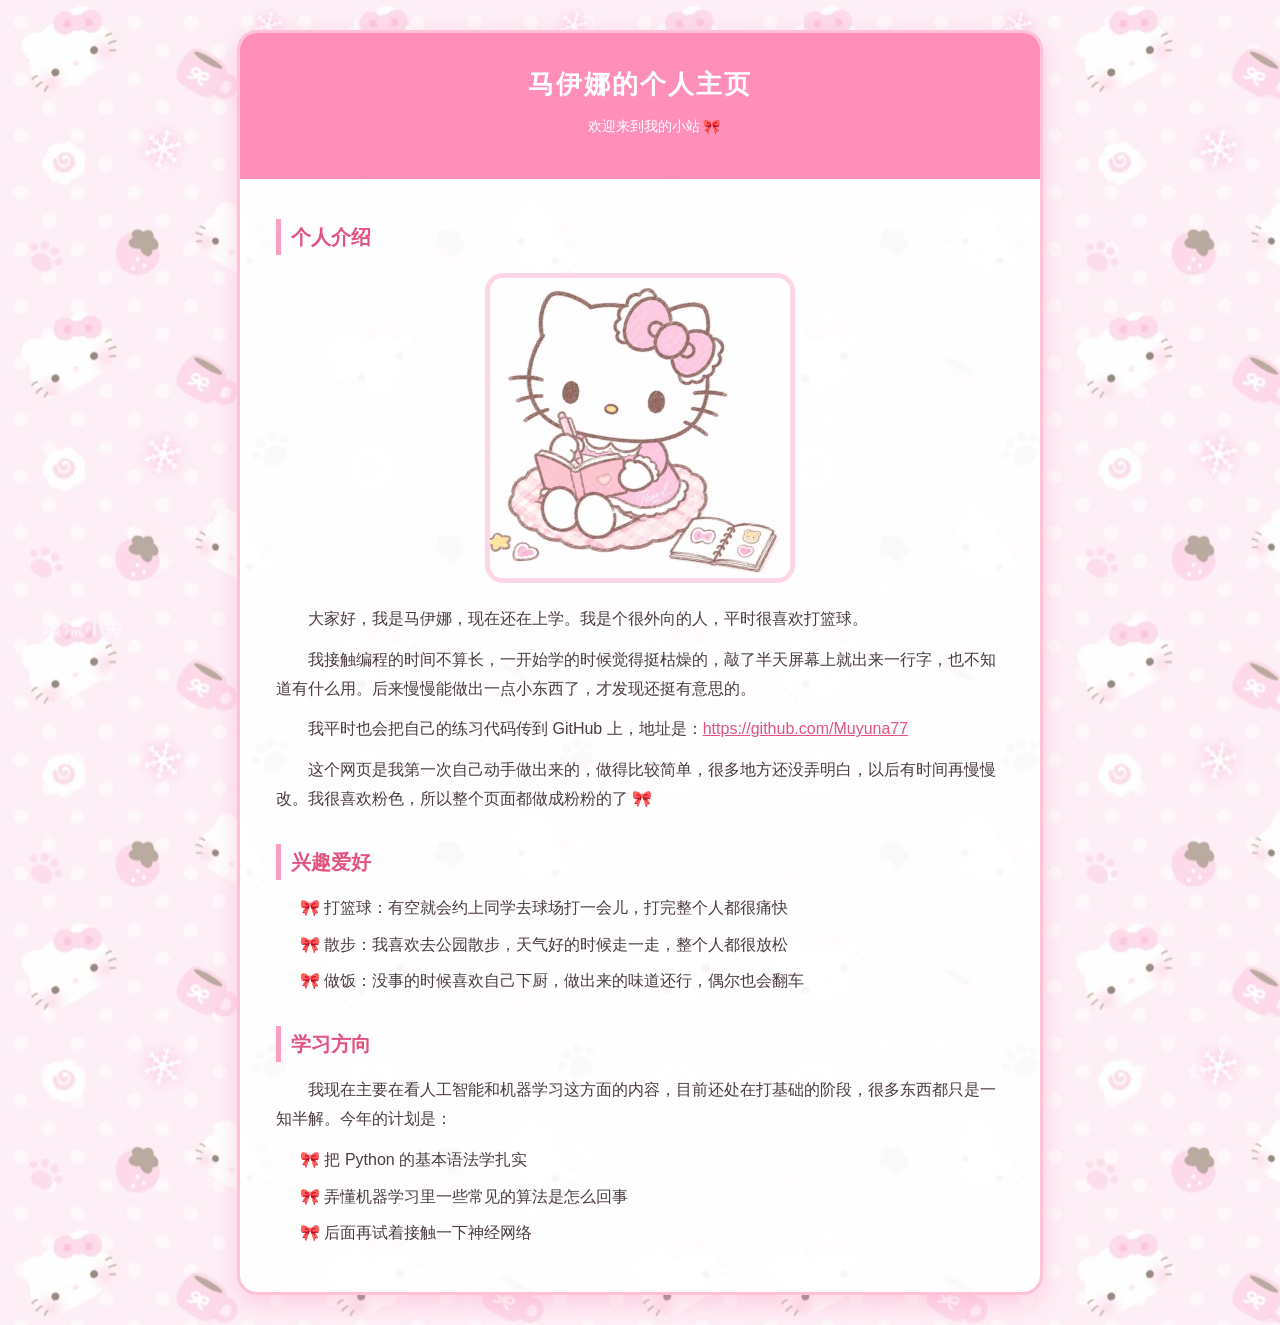
<file: v1/index.html>
<!DOCTYPE html>
<html lang="zh-CN">
<head>
  <meta charset="UTF-8">
  <meta name="viewport" content="width=device-width, initial-scale=1.0">
  <title>马伊娜的个人主页</title>
  <link rel="stylesheet" href="../style.css">
</head>
<body>

  <div class="container">

    <!-- 顶部 -->
    <div class="header">
      <h1>马伊娜的个人主页</h1>
      <p>欢迎来到我的小站 🎀</p>
    </div>

    <!-- 正文 -->
    <div class="content">

      <h2>个人介绍</h2>
      <img class="photo" src="../images/intro.jpg" alt="一张粉色小猫正在看书的图片">
      <p>大家好，我是马伊娜，现在还在上学。我是个很外向的人，平时很喜欢打篮球。</p>
      <p>我接触编程的时间不算长，一开始学的时候觉得挺枯燥的，敲了半天屏幕上就出来一行字，也不知道有什么用。后来慢慢能做出一点小东西了，才发现还挺有意思的。</p>
      <p>我平时也会把自己的练习代码传到 GitHub 上，地址是：<a href="https://github.com/Muyuna77" target="_blank">https://github.com/Muyuna77</a></p>
      <p>这个网页是我第一次自己动手做出来的，做得比较简单，很多地方还没弄明白，以后有时间再慢慢改。我很喜欢粉色，所以整个页面都做成粉粉的了 🎀</p>

      <h2>兴趣爱好</h2>
      <ul>
        <li>打篮球：有空就会约上同学去球场打一会儿，打完整个人都很痛快</li>
        <li>散步：我喜欢去公园散步，天气好的时候走一走，整个人都很放松</li>
        <li>做饭：没事的时候喜欢自己下厨，做出来的味道还行，偶尔也会翻车</li>
      </ul>

      <h2>学习方向</h2>
      <p>我现在主要在看人工智能和机器学习这方面的内容，目前还处在打基础的阶段，很多东西都只是一知半解。今年的计划是：</p>
      <ul>
        <li>把 Python 的基本语法学扎实</li>
        <li>弄懂机器学习里一些常见的算法是怎么回事</li>
        <li>后面再试着接触一下神经网络</li>
      </ul>

    </div>

  </div>

</body>
</html>
</file>
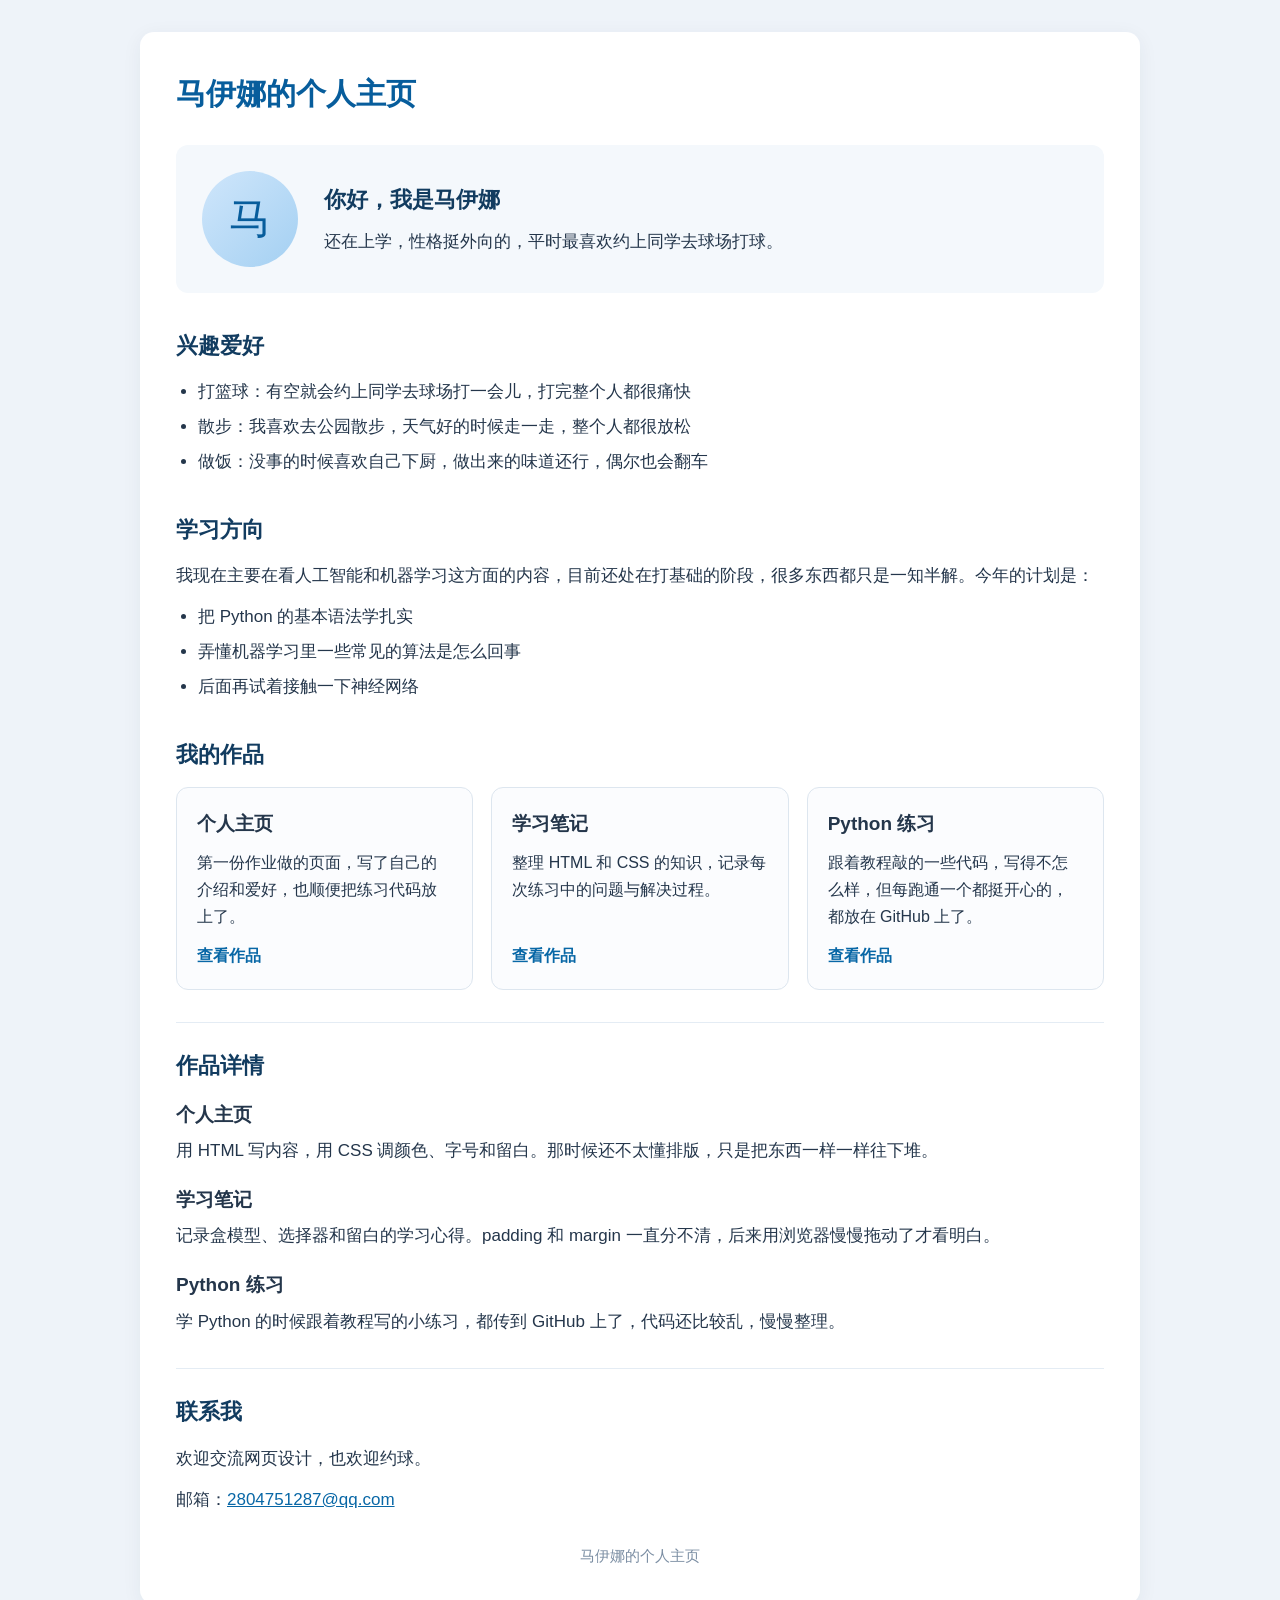
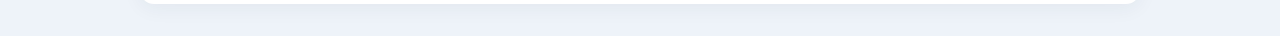
<file: box-model.html>
<!DOCTYPE html>
<html lang="zh-CN">
<head>
  <meta charset="UTF-8">
  <meta name="viewport" content="width=device-width, initial-scale=1.0">
  <title>马伊娜的个人主页（盒模型版）</title>
  <link rel="stylesheet" href="box-model.css">
</head>
<body>

  <main>

    <!-- 页面标题 -->
    <h1>马伊娜的个人主页</h1>

    <!-- 关于我：左边一个圆形头像，右边一段介绍 -->
    <section class="profile">
      <div class="avatar">马</div>
      <div class="profile-text">
        <h2>你好，我是马伊娜</h2>
        <p>还在上学，性格挺外向的，平时最喜欢约上同学去球场打球。</p>
      </div>
    </section>

    <!-- 兴趣爱好 -->
    <h2 class="section-title">兴趣爱好</h2>
    <ul class="list">
      <li>打篮球：有空就会约上同学去球场打一会儿，打完整个人都很痛快</li>
      <li>散步：我喜欢去公园散步，天气好的时候走一走，整个人都很放松</li>
      <li>做饭：没事的时候喜欢自己下厨，做出来的味道还行，偶尔也会翻车</li>
    </ul>

    <!-- 学习方向 -->
    <h2 class="section-title">学习方向</h2>
    <p>我现在主要在看人工智能和机器学习这方面的内容，目前还处在打基础的阶段，很多东西都只是一知半解。今年的计划是：</p>
    <ul class="list">
      <li>把 Python 的基本语法学扎实</li>
      <li>弄懂机器学习里一些常见的算法是怎么回事</li>
      <li>后面再试着接触一下神经网络</li>
    </ul>

    <!-- 我的作品：三张卡片 -->
    <h2 class="section-title">我的作品</h2>
    <section class="works">

      <article class="work">
        <h3>个人主页</h3>
        <p>第一份作业做的页面，写了自己的介绍和爱好，也顺便把练习代码放上了。</p>
        <a href="index.html">查看作品</a>
      </article>

      <article class="work">
        <h3>学习笔记</h3>
        <p>整理 HTML 和 CSS 的知识，记录每次练习中的问题与解决过程。</p>
        <a href="#project-2">查看作品</a>
      </article>

      <article class="work">
        <h3>Python 练习</h3>
        <p>跟着教程敲的一些代码，写得不怎么样，但每跑通一个都挺开心的，都放在 GitHub 上了。</p>
        <a href="https://github.com/Muyuna77" target="_blank">查看作品</a>
      </article>

    </section>

    <!-- 作品详情 -->
    <section class="details">
      <h2>作品详情</h2>

      <h3 id="project-1">个人主页</h3>
      <p>用 HTML 写内容，用 CSS 调颜色、字号和留白。那时候还不太懂排版，只是把东西一样一样往下堆。</p>

      <h3 id="project-2">学习笔记</h3>
      <p>记录盒模型、选择器和留白的学习心得。padding 和 margin 一直分不清，后来用浏览器慢慢拖动了才看明白。</p>

      <h3 id="project-3">Python 练习</h3>
      <p>学 Python 的时候跟着教程写的小练习，都传到 GitHub 上了，代码还比较乱，慢慢整理。</p>
    </section>

    <!-- 联系我 -->
    <section class="contact">
      <h2>联系我</h2>
      <p>欢迎交流网页设计，也欢迎约球。</p>
      <p>邮箱：<a href="mailto:2804751287@qq.com">2804751287@qq.com</a></p>
    </section>

    <footer>马伊娜的个人主页</footer>

  </main>

</body>
</html>
</file>
<file: style.css>
/* 我的个人主页样式表 */

/* 清除默认的边距 */
* {
  margin: 0;
  padding: 0;
}

body {
  font-family: "Microsoft YaHei", Arial, sans-serif;
  font-size: 16px;
  line-height: 1.8;
  color: #4a3a42;
  /* 粉色的猫咪背景图，平铺满整个页面 */
  background-color: #ffe9f2;
  background-image: url("images/bg.jpg");
  background-repeat: repeat;
}

/* 整个页面放在一个大盒子里，水平居中 */
.container {
  width: 800px;
  max-width: 92%;
  margin: 30px auto;
  /* 半透明白色，能隐约透出后面的背景图 */
  background-color: rgba(255, 255, 255, 0.93);
  border: 3px solid #ffc0da;
  border-radius: 20px;
  box-shadow: 0 8px 24px rgba(255, 150, 190, 0.4);
  overflow: hidden;
}

/* 顶部的标题 */
.header {
  padding: 28px 10px;
  text-align: center;
  color: #ffffff;
  background-color: #ff8fb8;
}

.header h1 {
  font-size: 26px;
  letter-spacing: 2px;
}

.header p {
  font-size: 14px;
  margin-top: 6px;
}

/* 正文 */
.content {
  padding: 10px 36px 34px 36px;
}

h2 {
  margin: 30px 0 14px 0;
  padding-left: 10px;
  font-size: 20px;
  color: #e2537f;
  border-left: 5px solid #ff9ec4;
}

p {
  margin-bottom: 12px;
  text-indent: 2em;
}

/* 介绍图片 */
.photo {
  display: block;
  width: 300px;
  margin: 18px auto 22px auto;
  border: 5px solid #ffd6e7;
  border-radius: 18px;
}

/* 列表 */
ul {
  margin: 0 0 10px 24px;
  list-style: none;
}

li {
  margin-bottom: 8px;
}

/* 每条前面加一个小蝴蝶结 */
li::before {
  content: "🎀 ";
}

/* 超链接 */
a {
  color: #e2537f;
}

a:hover {
  color: #d81b60;
  text-decoration: underline;
}

/* 手机上看的时候把页面调窄一点 */
@media screen and (max-width: 600px) {
  .content {
    padding: 10px 16px 24px 16px;
  }

  .header h1 {
    font-size: 21px;
  }

  .photo {
    width: 100%;
  }
}
</file>
<file: box-model.css>
/* 马伊娜的个人主页 —— 第二份作业（盒模型版）
   版式参考课上给的样例：一张白卡片，里面分成
   关于我 / 兴趣爱好 / 学习方向 / 我的作品 / 作品详情 / 联系我
*/

/* 每个元素都是一个盒子：内容 → 内边距 padding → 边框 border → 外边距 margin */

* {
  box-sizing: border-box;
}

body {
  margin: 0;
  font-family: "Microsoft YaHei", sans-serif;
  font-size: 17px;
  line-height: 1.7;
  color: #24364b;
  background: #eef3f9;
}

/* ===== 最外面的白卡片 =====
   宽度最多 1000px，左右 margin 自动就居中了；padding 是卡片里面的留白 */
main {
  max-width: 1000px;
  margin: 32px auto;
  padding: 36px;
  background: #ffffff;
  border-radius: 14px;
  box-shadow: 0 4px 20px rgba(36, 54, 75, .06);
}

/* ===== 文字 ===== */
h1 {
  margin: 0 0 26px 0;
  font-size: 30px;
  color: #075d9c;
}

h2 {
  margin: 0 0 14px 0;
  font-size: 22px;
  color: #123c60;
}

h3 {
  margin: 0 0 8px 0;
  font-size: 19px;
}

p {
  margin: 0 0 12px 0;
}

a {
  color: #0867a6;
}

/* 各个区块之间留出距离，用 margin-top 撑开 */
.section-title {
  margin-top: 34px;
}

.list {
  margin: 0 0 12px 22px;
  padding: 0;
}

.list li {
  margin-bottom: 6px;
}

/* ===== 关于我 =====
   一条横盒子：左边头像，右边文字。
   背景、内边距、圆角都做在这个盒子上 */
.profile {
  display: flex;
  align-items: center;
  gap: 26px;
  margin: 0 0 6px 0;
  padding: 26px;
  background: #f4f8fc;
  border-radius: 12px;
}

/* 头像：宽高一样，圆角给一半就是圆的。
   96px 里已经含了边框（上面设了 border-box） */
.avatar {
  flex-shrink: 0;
  width: 96px;
  height: 96px;
  border-radius: 50%;
  background: linear-gradient(135deg, #cfe6fb, #a4d0f2);
  color: #075d9c;
  font-size: 42px;
  line-height: 96px;
  text-align: center;
}

/* 这块里的标题就是人名，不用再留上边距 */
.profile h2 {
  margin: 0 0 10px 0;
}

.profile p:last-child {
  margin-bottom: 0;
}

/* ===== 我的作品：三张卡片横着排 ===== */
.works {
  display: flex;
  flex-wrap: wrap;
  gap: 18px;
}

/* 每张卡片也是一个盒子：padding 是卡片里的留白，border 是那圈细边 */
.work {
  flex: 1 1 240px;
  display: flex;
  flex-direction: column;
  padding: 20px;
  background: #fbfcfe;
  border: 1px solid #dde6ef;
  border-radius: 12px;
}

.work p {
  font-size: 16px;
}

/* margin-top: auto 把链接推到卡片最底下，三张卡片的链接就对齐了 */
.work a {
  margin-top: auto;
  font-size: 16px;
  font-weight: bold;
  text-decoration: none;
}

.work a:hover {
  text-decoration: underline;
}

/* ===== 作品详情 / 联系我 =====
   上面一条细线，和上一块分开 */
.details,
.contact {
  margin-top: 32px;
  padding-top: 24px;
  border-top: 1px solid #e4ecf4;
}

.details h3 {
  margin: 18px 0 6px 0;
}

.details h3:first-of-type {
  margin-top: 4px;
}

/* ===== 页脚 ===== */
footer {
  margin-top: 28px;
  text-align: center;
  color: #7b8ea3;
  font-size: 15px;
}

/* ===== 手机上：卡片竖着排，头像也和文字分成上下 ===== */
@media screen and (max-width: 640px) {
  main {
    margin: 16px;
    padding: 20px;
  }

  h1 {
    font-size: 24px;
  }

  .profile {
    flex-direction: column;
    align-items: flex-start;
    gap: 16px;
    padding: 20px;
  }

  .work {
    flex: 1 1 100%;
  }
}
</file>
